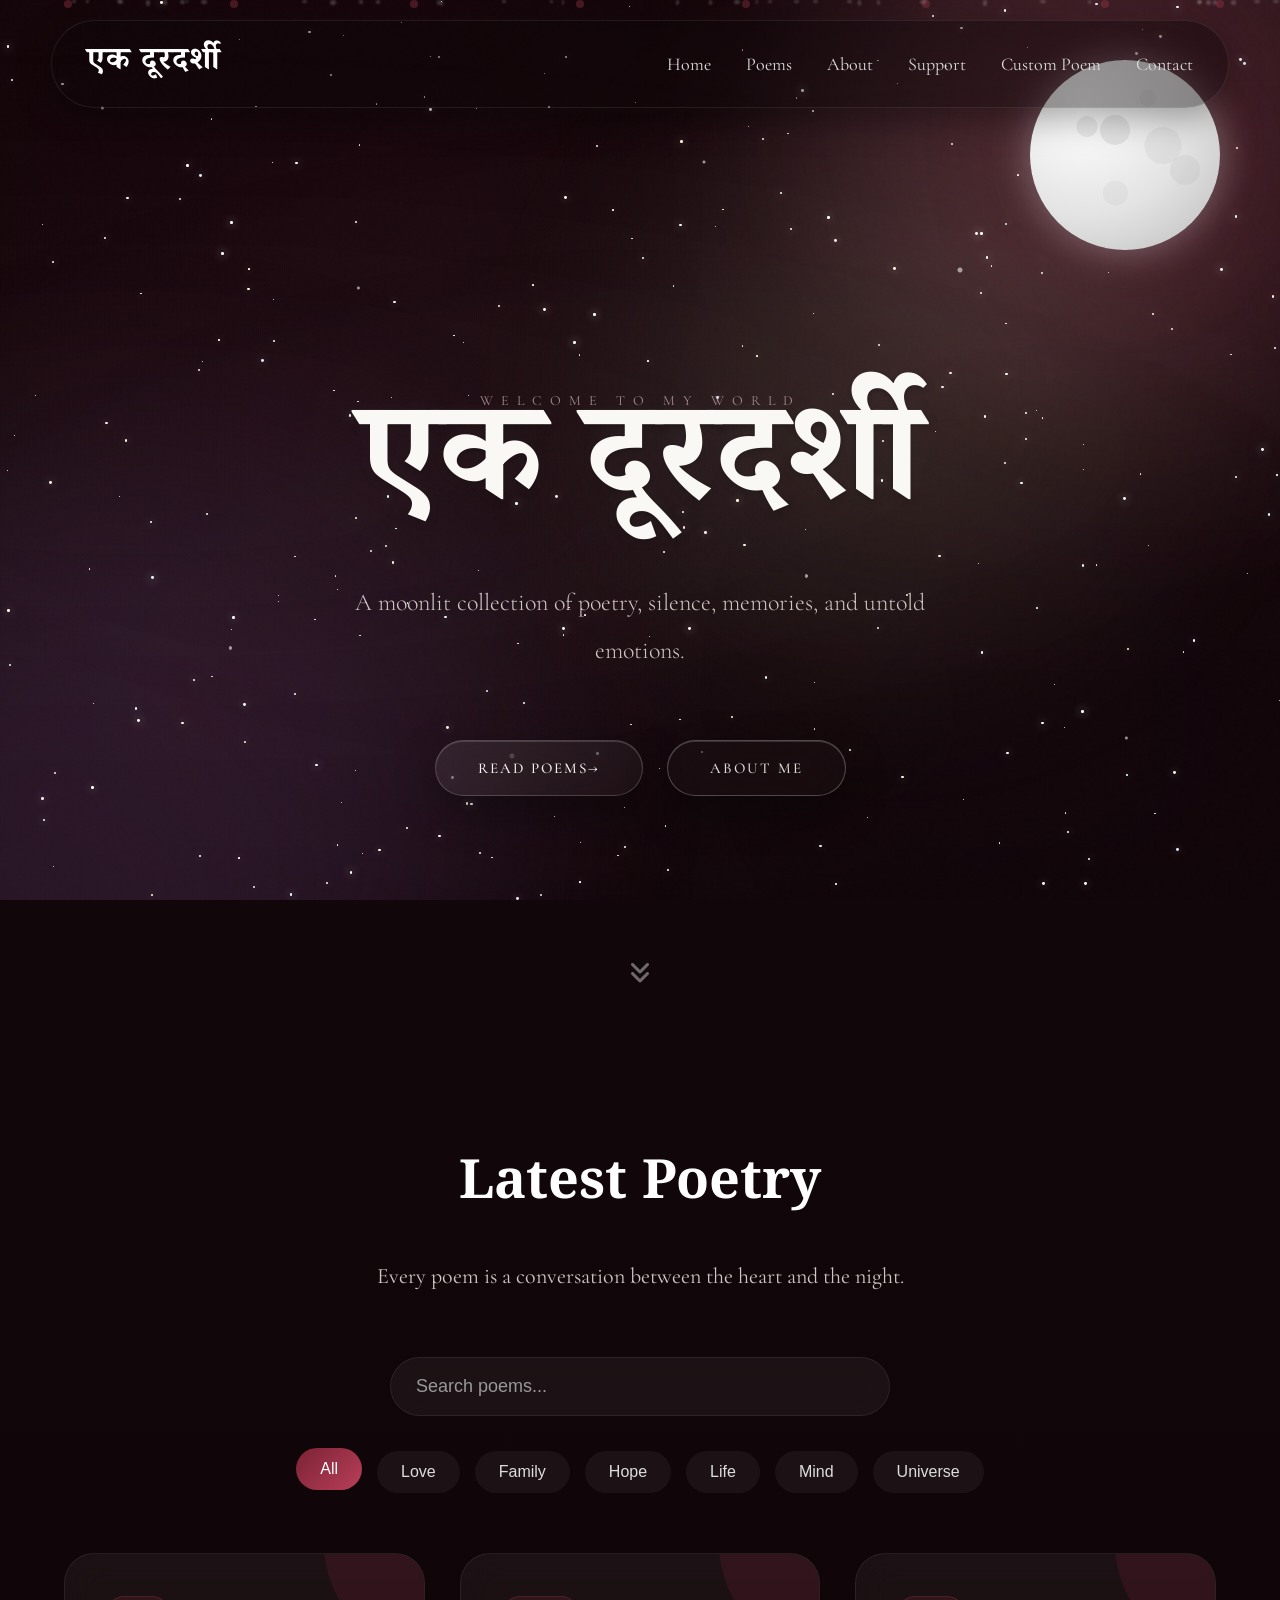
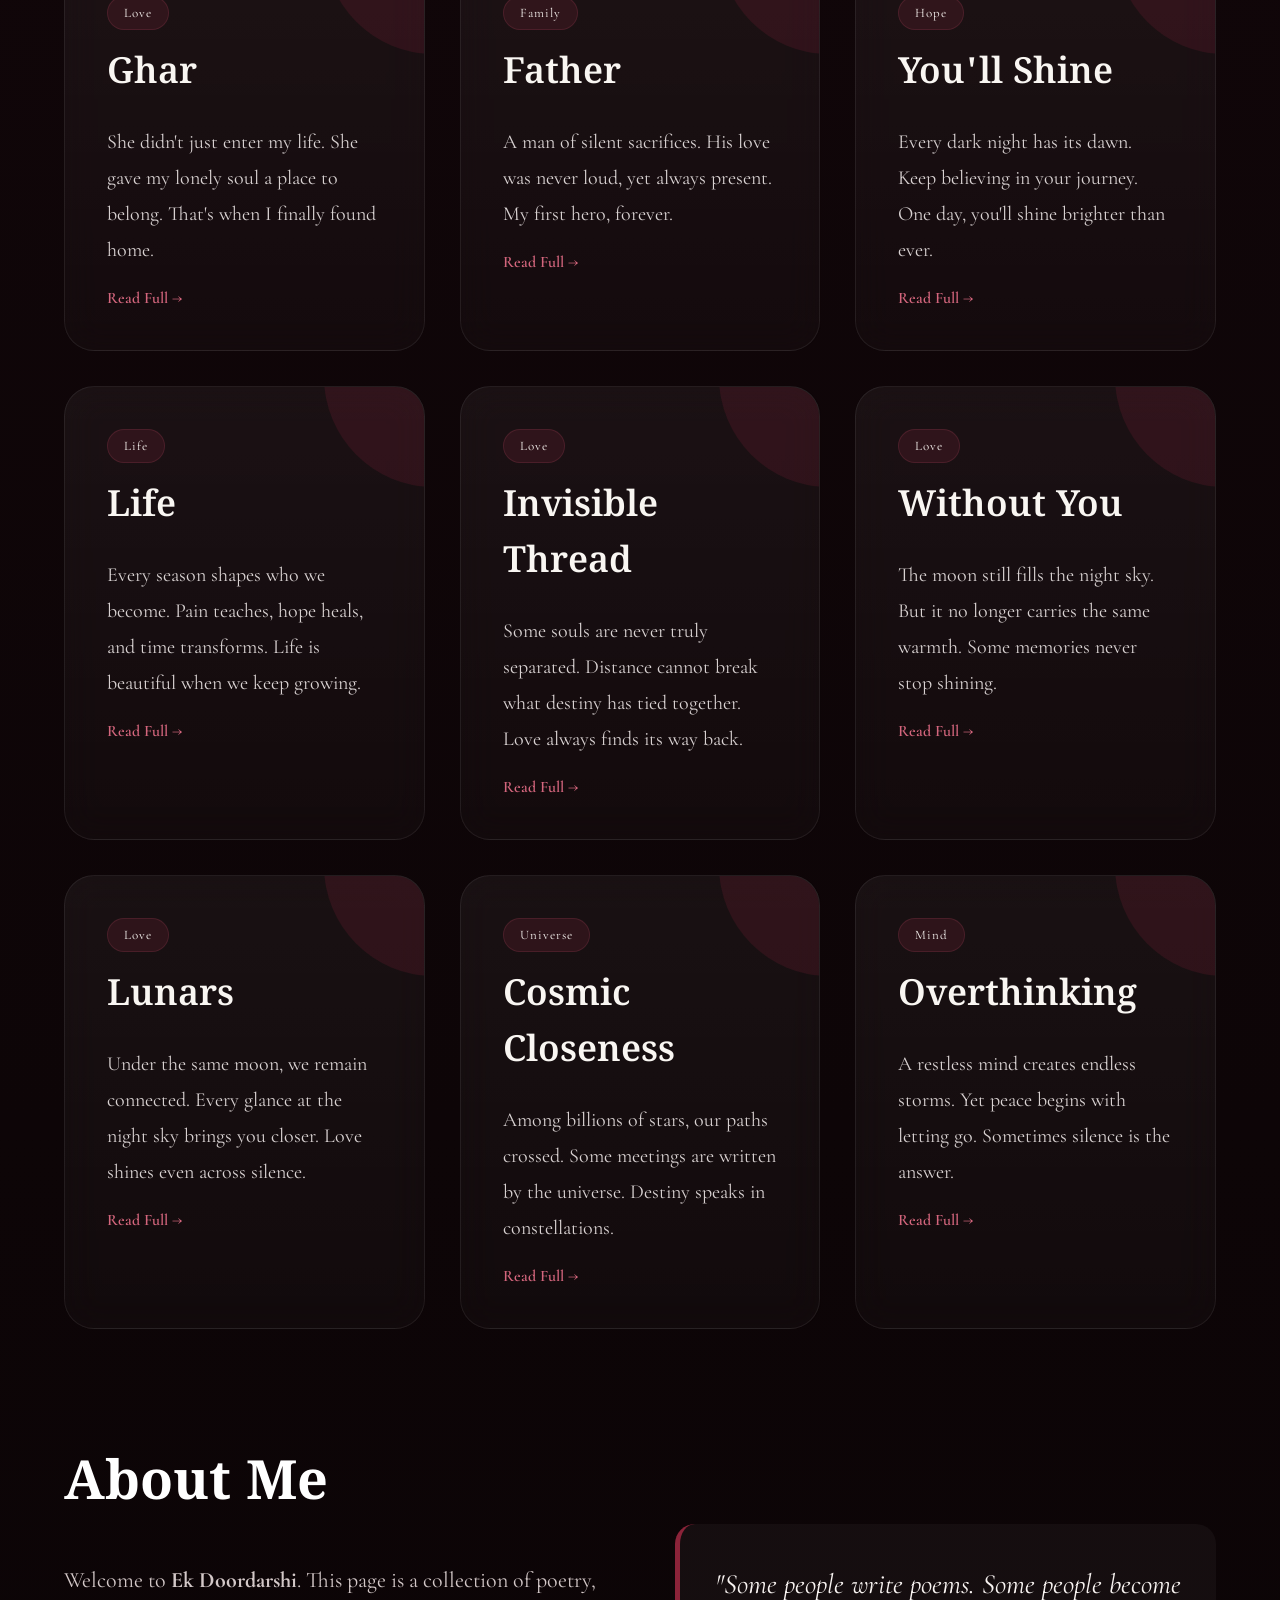
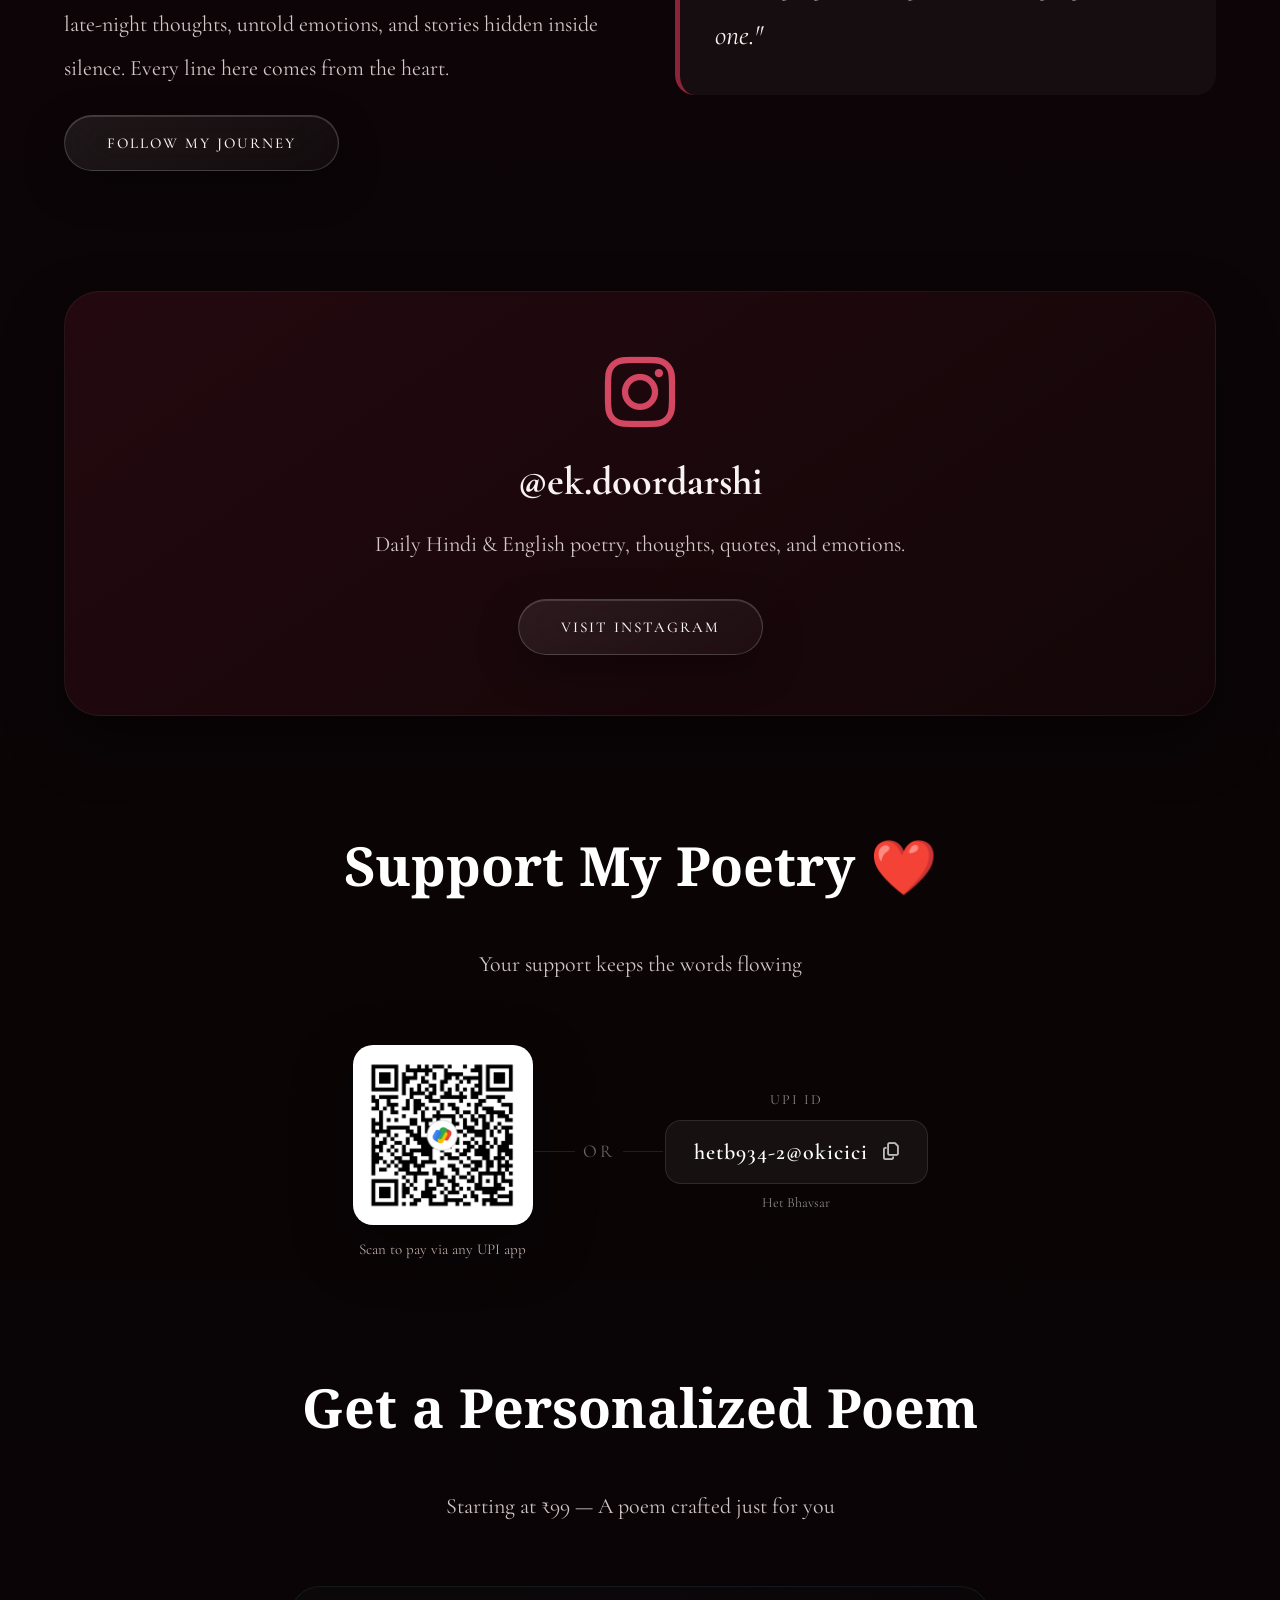
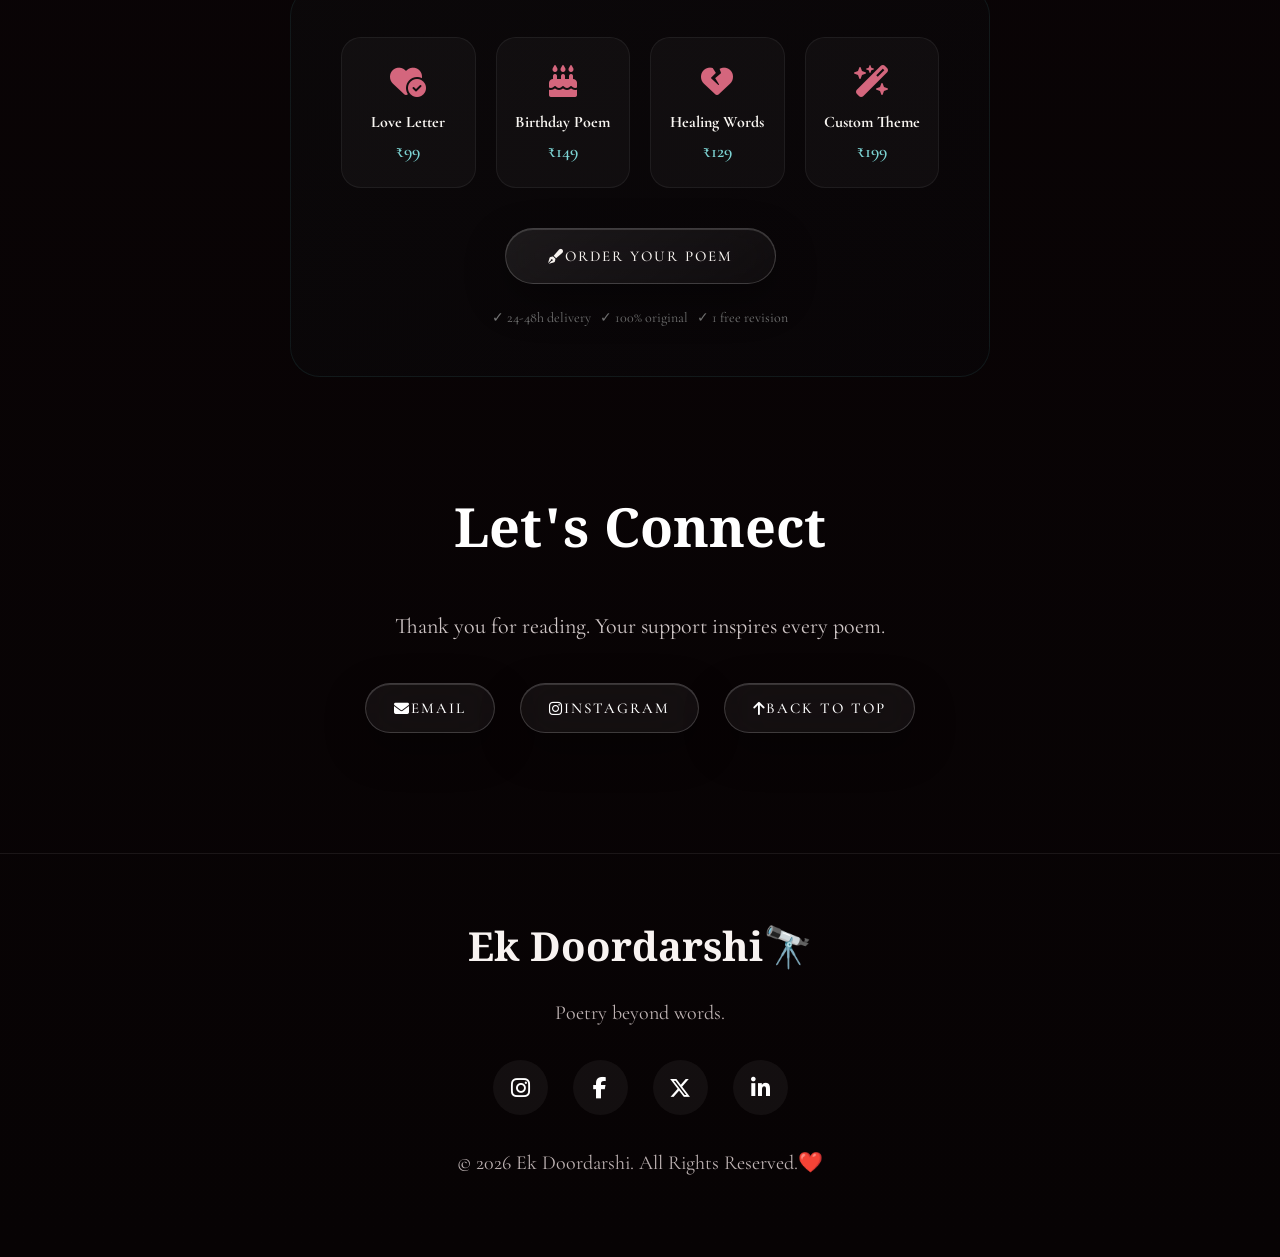
<file: index.html>
<!DOCTYPE html>
<html lang="en">

<head>

    <meta charset="UTF-8">
    <meta name="viewport" content="width=device-width, initial-scale=1.0">

    <!-- ============ SEO META TAGS ============ -->
    <title>Ek Doordarshi | Hindi & English Poetry, Shayari, Kavita</title>
    <meta name="description" content="Ek Doordarshi par padhiye dil se likhi gayi Hindi & English poetry, shayari aur kavitayein — pyaar, parivaar, ummeed aur zindagi ke jazbaat par. Apni khud ki personalized poem bhi order karein.">
    <meta name="keywords" content="hindi poetry, hindi shayari, love shayari, hindi kavita, ek doordarshi, poems in hindi, custom poem, personalized poem india, hindi poetry blog, sad shayari, hope poetry, family poetry hindi">
    <meta name="robots" content="index, follow">
    <meta name="author" content="Het Bhavsar">
    <meta name="language" content="Hindi, English">
    <meta name="revisit-after" content="7 days">
    <meta name="google-site-verification" content="udCMUDv_slcCGAUkWyq7vZ-licaG8-a7Lea-TR2-a2A" />
    <link rel="canonical" href="https://hetbhavsar.github.io/Ekdoordarshi/">

    <!-- ============ FAVICON ============ -->
    <link rel="icon" type="image/png" sizes="64x64" href="favicon.png">
    <link rel="icon" type="image/png" sizes="32x32" href="favicon-32.png">
    <link rel="shortcut icon" href="favicon.png">

    <!-- ============ OPEN GRAPH / FACEBOOK ============ -->
    <meta property="og:type" content="website">
    <meta property="og:title" content="Ek Doordarshi | Hindi & English Poetry">
    <meta property="og:description" content="Dil se likhi gayi Hindi & English poetry — pyaar, parivaar, ummeed aur zindagi ke jazbaat. Apni personalized poem order karein sirf ₹99 se.">
    <meta property="og:image" content="https://hetbhavsar.github.io/Ekdoordarshi/og-image.jpg">
    <meta property="og:url" content="https://hetbhavsar.github.io/Ekdoordarshi/">
    <meta property="og:site_name" content="Ek Doordarshi">
    <meta property="og:locale" content="hi_IN">

    <!-- ============ TWITTER CARD ============ -->
    <meta name="twitter:card" content="summary_large_image">
    <meta name="twitter:title" content="Ek Doordarshi | Hindi & English Poetry">
    <meta name="twitter:description" content="Dil se likhi gayi Hindi & English poetry — pyaar, parivaar, ummeed aur zindagi ke jazbaat.">
    <meta name="twitter:image" content="https://hetbhavsar.github.io/Ekdoordarshi/og-image.jpg">

    <meta name="theme-color" content="#0b0b1e">

    <link rel="preconnect" href="https://fonts.googleapis.com">
    <link rel="preconnect" href="https://fonts.gstatic.com" crossorigin>

    <link href="https://fonts.googleapis.com/css2?family=Cormorant+Garamond:wght@300;400;500;600;700&family=Noto+Serif+Devanagari:wght@400;500;700&display=swap" rel="stylesheet">

    <link rel="stylesheet" href="https://cdnjs.cloudflare.com/ajax/libs/font-awesome/6.6.0/css/all.min.css">

    <link rel="stylesheet" href="style.css?v=5">

    <link rel="stylesheet" href="atmosphere.css">

    <!-- ============ GOOGLE ADSENSE ============ -->
    <!-- Apna AdSense Publisher ID yaha daalna: ca-pub-XXXXXXXXXXXXXXXX -->
    <script async src="https://pagead2.googlesyndication.com/pagead/js/adsbygoogle.js?client=ca-pub-9940489981502069"
     crossorigin="anonymous"></script>

    <!-- ============ JSON-LD STRUCTURED DATA ============ -->
    <script type="application/ld+json">
    {
      "@context": "https://schema.org",
      "@type": "WebSite",
      "name": "Ek Doordarshi",
      "url": "https://hetbhavsar.github.io/Ekdoordarshi/",
      "description": "Hindi & English poetry, shayari aur kavitayein blog.",
      "inLanguage": ["hi", "en"],
      "author": {
        "@type": "Person",
        "name": "Het Bhavsar"
      }
    }
    </script>

</head>

<body>

    <div class="aurora">
        <span></span>
        <span></span>
        <span></span>
    </div>

    <div id="starfield"></div>

    <div id="shooting-stars"></div>

    <div id="progressBar"></div>

    <div class="sky">
        <div class="aurora"></div>
        <div class="stars"></div>
        <div class="shooting-stars"></div>
    </div>

    <div class="moon"></div>

    <div class="background-animation">
        <span></span>
        <span></span>
        <span></span>
        <span></span>
        <span></span>
        <span></span>
        <span></span>
        <span></span>
    </div>


    <nav>

        <div class="logo">
            एक दूरदर्शी
        </div>

        <ul>

            <li><a href="#home">Home</a></li>

            <li><a href="#poems">Poems</a></li>

            <li><a href="#about">About</a></li>

            <li><a href="#donate">Support</a></li>

            <li><a href="#custom-poem">Custom Poem</a></li>

            <li><a href="#contact">Contact</a></li>

        </ul>

    </nav>

    <header id="home">

        <div class="hero-content">

            <small class="hero-small">
                WELCOME TO MY WORLD
            </small>

            <h1>
                एक दूरदर्शी
            </h1>

            <p class="hero-text">

                A moonlit collection of poetry,
                silence, memories,
                and untold emotions.

            </p>

            <div class="hero-buttons">

                <a href="#poems" class="btn">
                    Read Poems
                    <span>→</span>
                </a>

                <a href="#about" class="btn secondary">
                    About Me
                </a>

            </div>

            <div class="scroll-down">
                <i class="fa-solid fa-angles-down"></i>
            </div>

        </div>

    </header>

    <section id="poems">

        <h2>Latest Poetry</h2>

        <p class="subtitle">

            Every poem is a conversation between the heart and the night.

        </p>

        <div class="search-box">

            <input type="text" id="searchInput" placeholder="Search poems...">

        </div>

        <div class="categories">

            <button class="active">All</button>

            <button>Love</button>

            <button>Family</button>

            <button>Hope</button>

            <button>Life</button>

            <button>Mind</button>

            <button>Universe</button>

        </div>

        <div class="cards">

            <!-- Ghar -->
            <div class="card">
                <span class="tag">Love</span>
                <h3>Ghar</h3>
                <p>
                    She didn't just enter my life.
                    She gave my lonely soul a place to belong.
                    That's when I finally found home.
                </p>
                <a href="poem.html">Read Full →</a>
            </div>

            <!-- Father -->
            <div class="card">
                <span class="tag">Family</span>
                <h3>Father</h3>
                <p>
                    A man of silent sacrifices.
                    His love was never loud, yet always present.
                    My first hero, forever.
                </p>
                <a href="father.html">Read Full →</a>
            </div>

            <!-- You'll Shine -->
            <div class="card">
                <span class="tag">Hope</span>
                <h3>You'll Shine</h3>
                <p>
                    Every dark night has its dawn.
                    Keep believing in your journey.
                    One day, you'll shine brighter than ever.
                </p>
                <a href="shine.html">Read Full →</a>
            </div>

            <!-- Life -->
            <div class="card">
                <span class="tag">Life</span>
                <h3>Life</h3>
                <p>
                    Every season shapes who we become.
                    Pain teaches, hope heals, and time transforms.
                    Life is beautiful when we keep growing.
                </p>
                <a href="life.html">Read Full →</a>
            </div>

            <!-- Invisible Thread -->
            <div class="card">
                <span class="tag">Love</span>
                <h3>Invisible Thread</h3>
                <p>
                    Some souls are never truly separated.
                    Distance cannot break what destiny has tied together.
                    Love always finds its way back.
                </p>
                <a href="invisible.html">Read Full →</a>
            </div>

            <!-- Without You -->
            <div class="card">
                <span class="tag">Love</span>
                <h3>Without You</h3>
                <p>
                    The moon still fills the night sky.
                    But it no longer carries the same warmth.
                    Some memories never stop shining.
                </p>
                <a href="withoutyou.html">Read Full →</a>
            </div>

            <!-- Lunars -->
            <div class="card">
                <span class="tag">Love</span>
                <h3>Lunars</h3>
                <p>
                    Under the same moon, we remain connected.
                    Every glance at the night sky brings you closer.
                    Love shines even across silence.
                </p>
                <a href="lunars.html">Read Full →</a>
            </div>

            <!-- Cosmic Closeness -->
            <div class="card">
                <span class="tag">Universe</span>
                <h3>Cosmic Closeness</h3>
                <p>
                    Among billions of stars, our paths crossed.
                    Some meetings are written by the universe.
                    Destiny speaks in constellations.
                </p>
                <a href="cosmic.html">Read Full →</a>
            </div>

            <!-- Overthinking -->
            <div class="card">
                <span class="tag">Mind</span>
                <h3>Overthinking</h3>
                <p>
                    A restless mind creates endless storms.
                    Yet peace begins with letting go.
                    Sometimes silence is the answer.
                </p>
                <a href="overthink.html">Read Full →</a>
            </div>

        </div>

    </section>

    <section id="about" class="hidden">

        <div class="about-content">

            <h2>About Me</h2>

            <p>

                Welcome to <strong>Ek Doordarshi</strong>.

                This page is a collection of poetry,
                late-night thoughts,
                untold emotions,
                and stories hidden inside silence.

                Every line here comes from the heart.

            </p>

            <a href="#instagram" class="btn">
                Follow My Journey
            </a>

        </div>

        <div class="about-quote">

            "Some people write poems.
            Some people become one."

        </div>

    </section>

    <section id="instagram" class="hidden">

        <div class="instagram-box">

            <i class="fab fa-instagram"></i>

            <h3>@ek.doordarshi</h3>

            <p>

                Daily Hindi & English poetry,
                thoughts,
                quotes,
                and emotions.

            </p>

            <a href="https://instagram.com/ek.doordarshi" target="_blank" class="btn">

                Visit Instagram

            </a>

        </div>

    </section>

    <!-- ==========================================
         🎁 DONATE SECTION — NEW!
         ========================================== -->
    <section id="donate" class="hidden">

        <h2>Support My Poetry ❤️</h2>

        <p class="subtitle">Your support keeps the words flowing</p>

        <div class="donate-box">

            <!-- QR Code -->
            <div class="qr-section">
                <div class="qr-frame">
                    <img src="upi.png" alt="UPI QR Code - Het Bhavsar">
                </div>
                <p class="qr-text">Scan to pay via any UPI app</p>
            </div>

            <div class="donate-or">OR</div>

            <!-- UPI ID -->
            <div class="upi-section">
                <p class="upi-label">UPI ID</p>
                <div class="upi-id-box" onclick="copyUPI()">
                    <span id="upiId">hetb934-2@okicici</span>
                    <i class="fa-regular fa-copy" id="copyIcon"></i>
                </div>
                <p class="upi-name">Het Bhavsar</p>
            </div>

        </div>

    </section>

    <!-- ==========================================
         ✍️ CUSTOM POEM — NEW!
         ========================================== -->
    <section id="custom-poem" class="hidden">

        <h2>Get a Personalized Poem</h2>

        <p class="subtitle">Starting at ₹99 — A poem crafted just for you</p>

        <div class="custom-poem-box">

            <div class="poem-types">
                <div class="poem-type">
                    <span><i class="fa-solid fa-heart-circle-check"></i></span>
                    <h4>Love Letter</h4>
                    <p>₹99</p>
                </div>
                <div class="poem-type">
                    <span><i class="fa-solid fa-cake-candles"></i></span>
                    <h4>Birthday Poem</h4>
                    <p>₹149</p>
                </div>
                <div class="poem-type">
                    <span><i class="fa-solid fa-heart-crack"></i></span>
                    <h4>Healing Words</h4>
                    <p>₹129</p>
                </div>
                <div class="poem-type">
                    <span><i class="fa-solid fa-wand-magic-sparkles"></i></span>
                    <h4>Custom Theme</h4>
                    <p>₹199</p>
                </div>
            </div>

            <a href="https://docs.google.com/forms/d/e/1FAIpQLSdePaxWQMRrYejSgUGhs-bP55lgu1JCKyecu0AYn9-LxW0R5w/viewform"
               target="_blank"
               rel="noopener noreferrer"
               class="btn">
                <i class="fa-solid fa-pen-fancy"></i>
                Order Your Poem
            </a>

            <p class="delivery-note">✓ 24-48h delivery &nbsp; ✓ 100% original &nbsp; ✓ 1 free revision</p>

        </div>

    </section>

    <!-- ============ INLINE AD SLOT (example placement) ============ -->
    <div class="ad-slot" style="text-align:center; margin: 8px auto;">
        <ins class="adsbygoogle"
             style="display:block"
             data-ad-client="ca-pub-9940489981502069"
             data-ad-slot="XXXXXXXXXX"
             data-ad-format="auto"
             data-full-width-responsive="true"></ins>
        <script>
             (adsbygoogle = window.adsbygoogle || []).push({});
        </script>
    </div>

    <section id="contact" class="hidden">

        <h2>Let's Connect</h2>

        <p>

            Thank you for reading.

            Your support inspires every poem.

        </p>

        <div class="contact-links">

            <a href="mailto:ekdoordarshi@gmail.com" class="btn">

                <i class="fa-solid fa-envelope"></i>

                Email

            </a>

            <a href="https://instagram.com/ek.doordarshi" target="_blank" class="btn">

                <i class="fab fa-instagram"></i>

                Instagram

            </a>

            <a href="#home" class="btn">

                <i class="fa-solid fa-arrow-up"></i>

                Back to Top

            </a>

        </div>

    </section>

    <footer>

        <h2>Ek Doordarshi🔭</h2>

        <p>

            Poetry beyond words.

        </p>

        <div class="socials">

            <a href="https://instagram.com/ek.doordarshi" target="_blank">
                <i class="fab fa-instagram"></i>
            </a>

            <a href="#">
                <i class="fab fa-facebook-f"></i>
            </a>

            <a href="#">
                <i class="fab fa-x-twitter"></i>
            </a>

            <a href="#">
                <i class="fab fa-linkedin-in"></i>
            </a>

        </div>

        <p>

            © <span id="year"></span> Ek Doordarshi.
            All Rights Reserved.❤️

        </p>

    </footer>

    <!-- Toast -->
    <div id="toast" class="toast">
        <i class="fa-solid fa-check-circle"></i>
        <span id="toast-message">Copied!</span>
    </div>

    <script src="script.js"></script>

    <script src="atmosphere.js"></script>


</body>

</html>
</file>
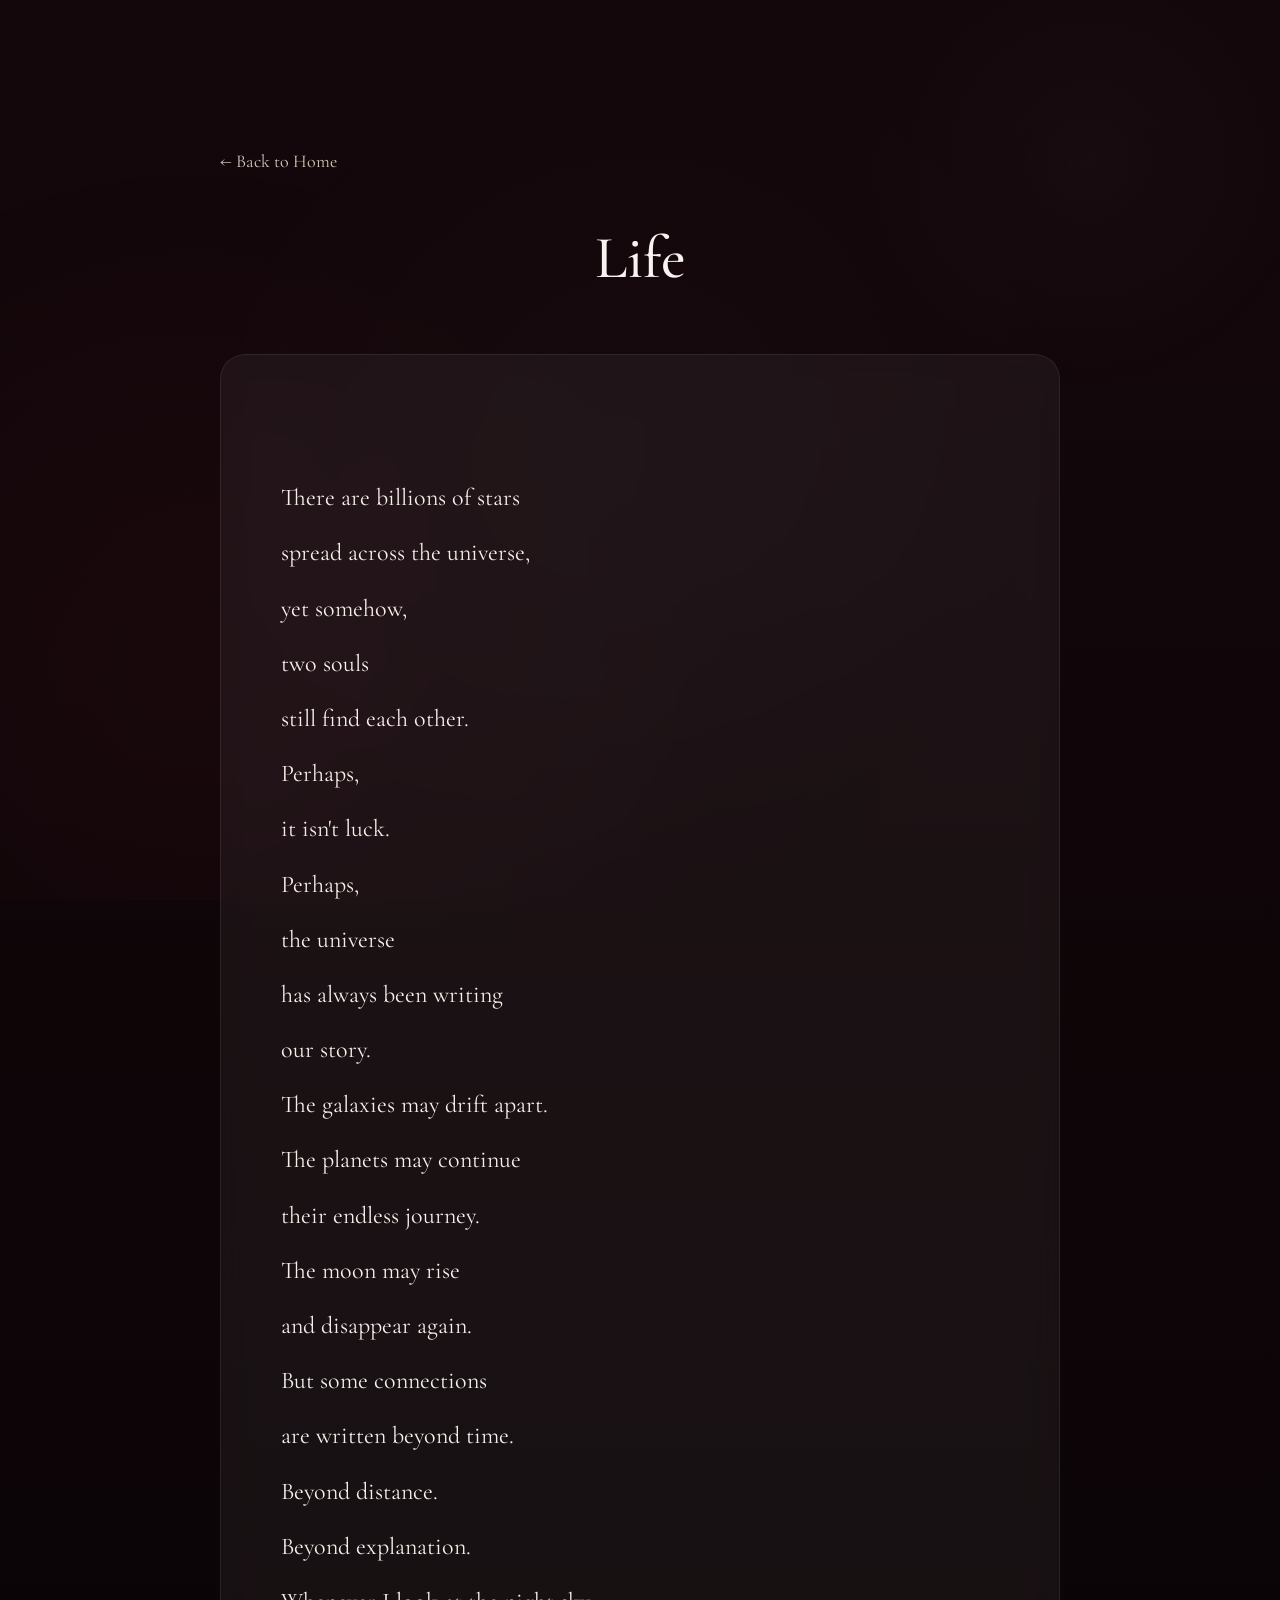
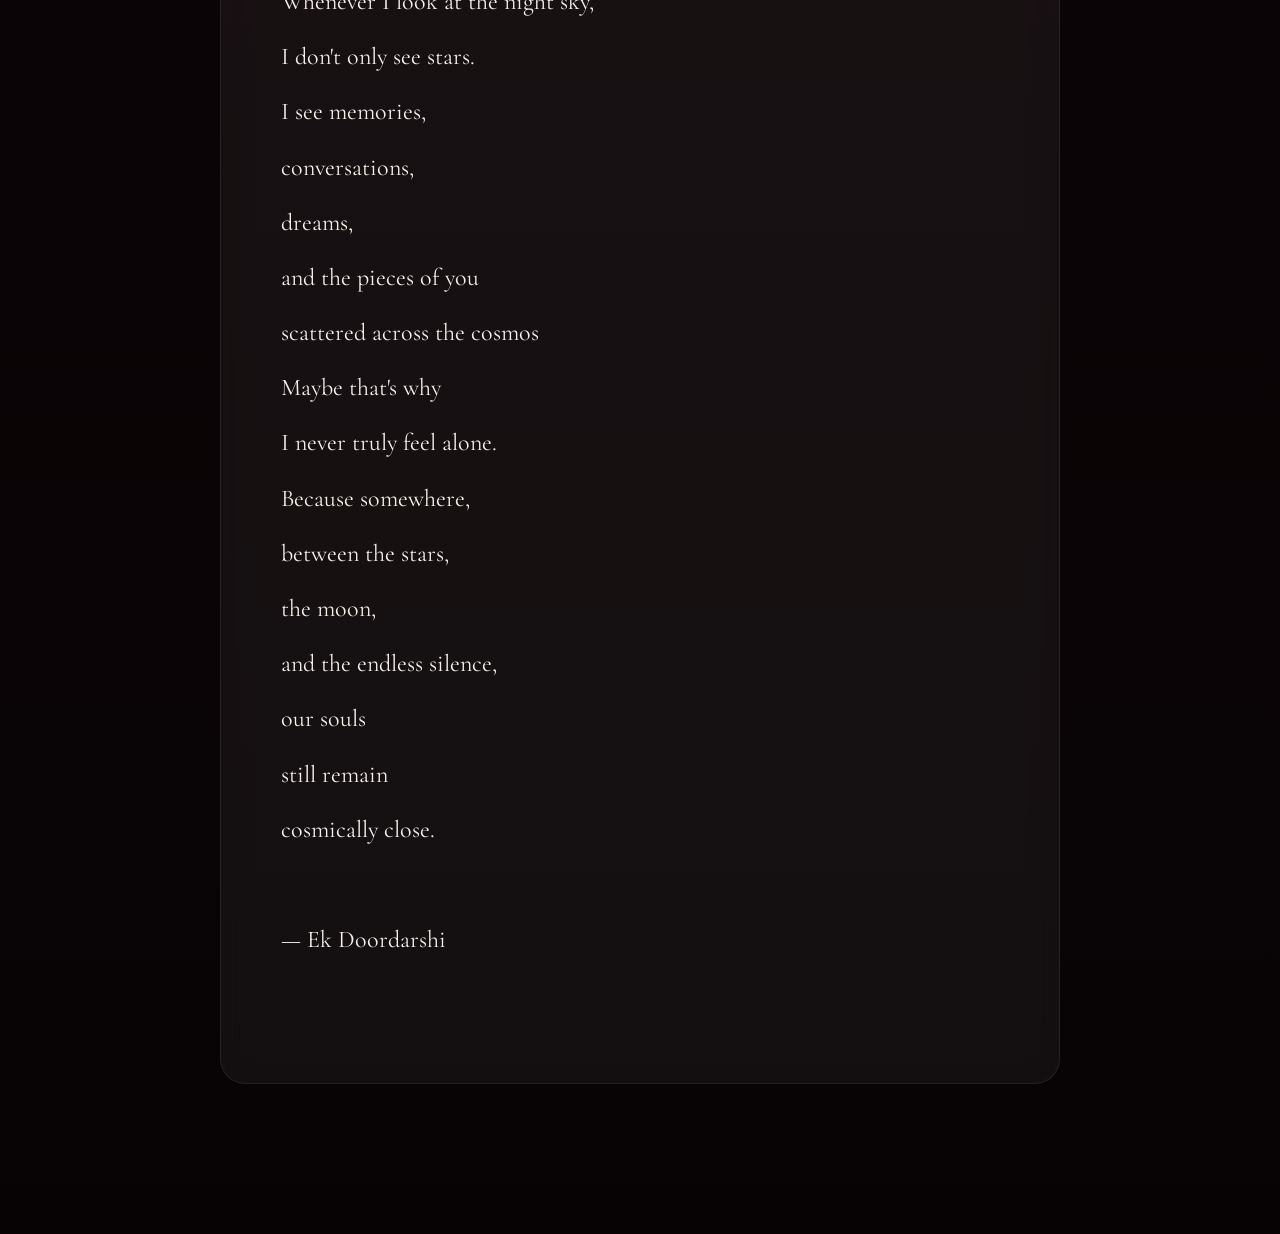
<file: cosmic.html>
<!DOCTYPE html>
<html lang="en">

<head>

<meta charset="UTF-8">

<meta name="viewport" content="width=device-width, initial-scale=1.0">

<title>Poem | Ek Doordarshi</title>

<link rel="preconnect" href="https://fonts.googleapis.com">

<link rel="preconnect" href="https://fonts.gstatic.com" crossorigin>

<link href="https://fonts.googleapis.com/css2?family=Cormorant+Garamond:wght@300;400;500;600&display=swap" rel="stylesheet">

<link rel="stylesheet" href="style.css">

</head>

<body>

<div class="poetry-page">

<a href="index.html" class="back-btn">← Back to Home</a>

<h1>Life</h1>

<div class="poem-content">

<p>
There are billions of stars
spread across the universe,
yet somehow,
two souls
still find each other.
Perhaps,
it isn't luck.
Perhaps,
the universe
has always been writing
our story.
The galaxies may drift apart.
The planets may continue
their endless journey.
The moon may rise
and disappear again.
But some connections
are written beyond time.
Beyond distance.
Beyond explanation.
Whenever I look at the night sky,
I don't only see stars.
I see memories,
conversations,
dreams,
and the pieces of you
scattered across the cosmos
Maybe that's why
I never truly feel alone.
Because somewhere,
between the stars,
the moon,
and the endless silence,
our souls
still remain
cosmically close.

— Ek Doordarshi

</p>

</div>

</div>

</body>

</html>
</file>
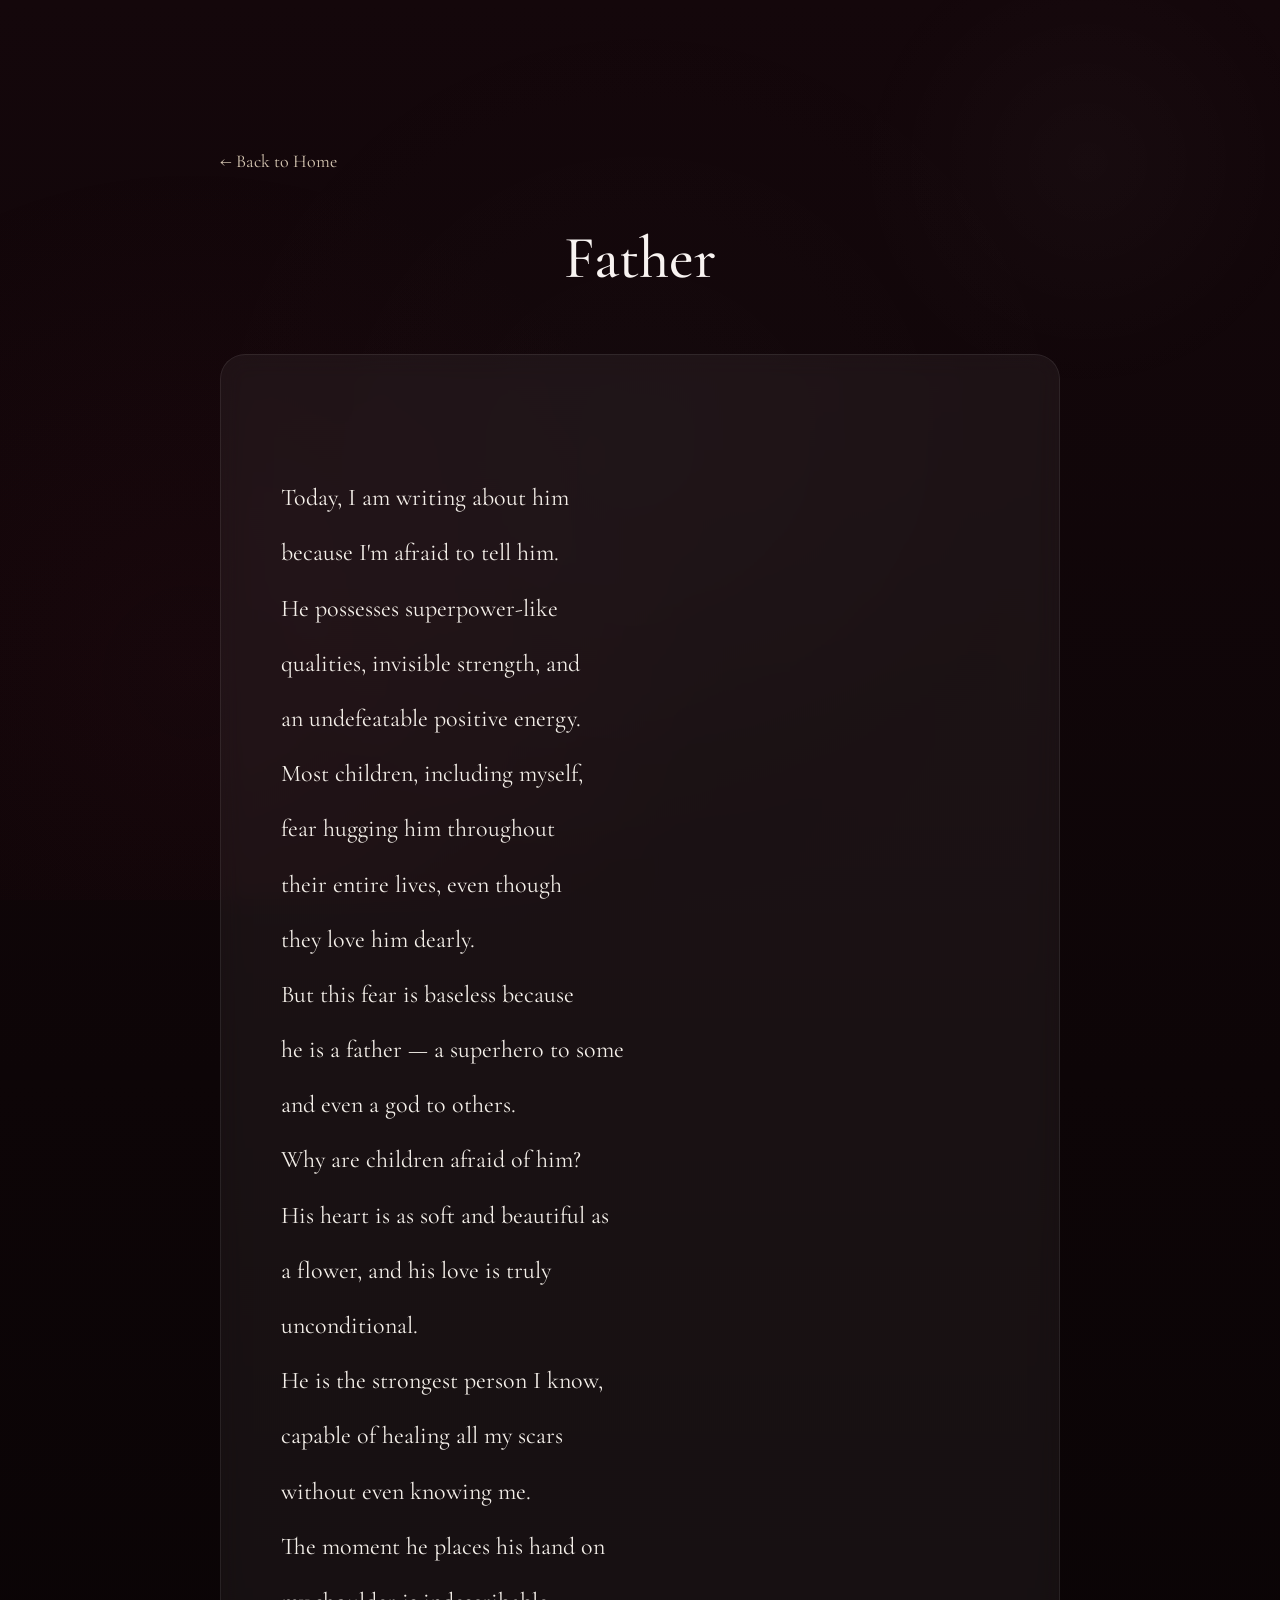
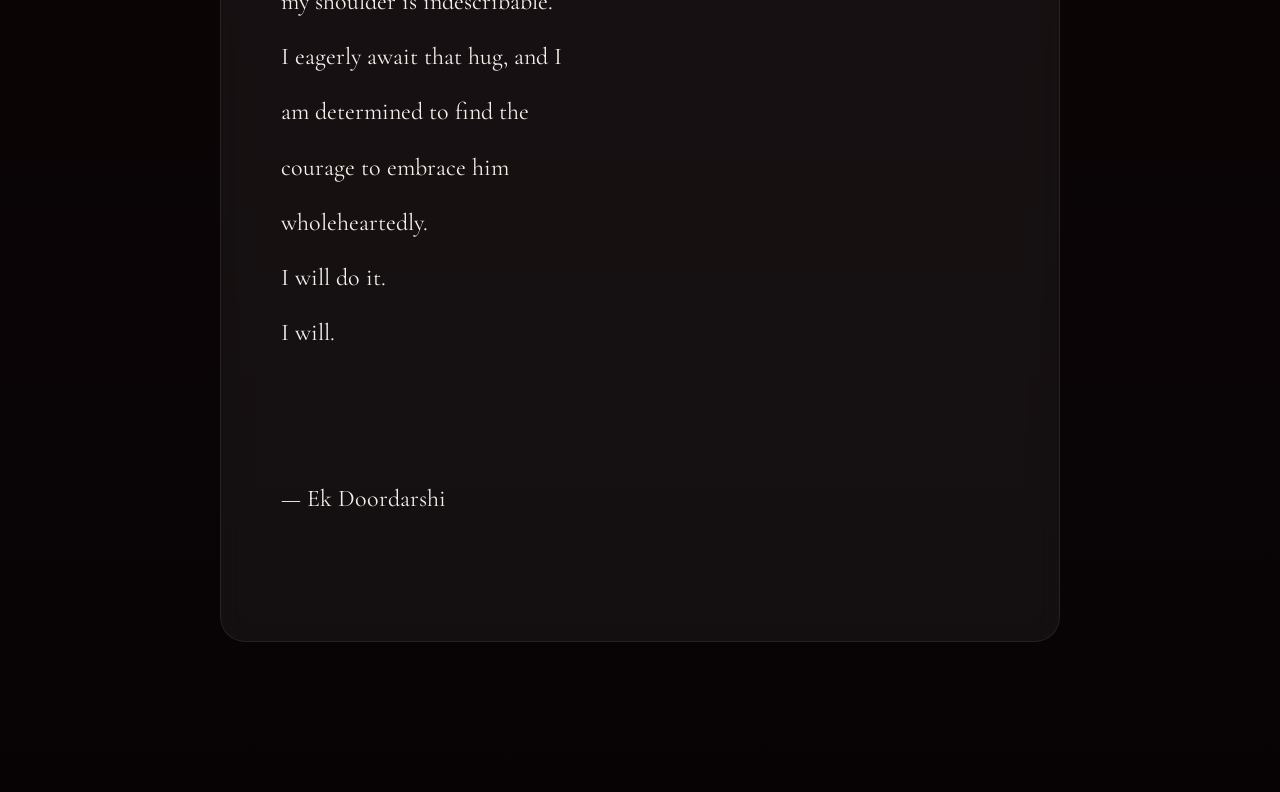
<file: father.html>
<!DOCTYPE html>
<html lang="en">

<head>

<meta charset="UTF-8">

<meta name="viewport" content="width=device-width, initial-scale=1.0">

<title>Poem | Ek Doordarshi</title>

<link rel="preconnect" href="https://fonts.googleapis.com">

<link rel="preconnect" href="https://fonts.gstatic.com" crossorigin>

<link href="https://fonts.googleapis.com/css2?family=Cormorant+Garamond:wght@300;400;500;600&display=swap" rel="stylesheet">

<link rel="stylesheet" href="style.css">

</head>

<body>

<div class="poetry-page">

<a href="index.html" class="back-btn">← Back to Home</a>

<h1>Father</h1>

<div class="poem-content">

<p>
Today, I am writing about him
because I'm afraid to tell him.
He possesses superpower-like
qualities, invisible strength, and
an undefeatable positive energy.
Most children, including myself,
fear hugging him throughout
their entire lives, even though
they love him dearly.
But this fear is baseless because
he is a father — a superhero to some
and even a god to others.
Why are children afraid of him?
His heart is as soft and beautiful as
a flower, and his love is truly
unconditional.
He is the strongest person I know,
capable of healing all my scars
without even knowing me.
The moment he places his hand on
my shoulder is indescribable.
I eagerly await that hug, and I
am determined to find the
courage to embrace him
wholeheartedly.
I will do it.
I will.


— Ek Doordarshi

</p>

</div>

</div>

</body>

</html>
</file>
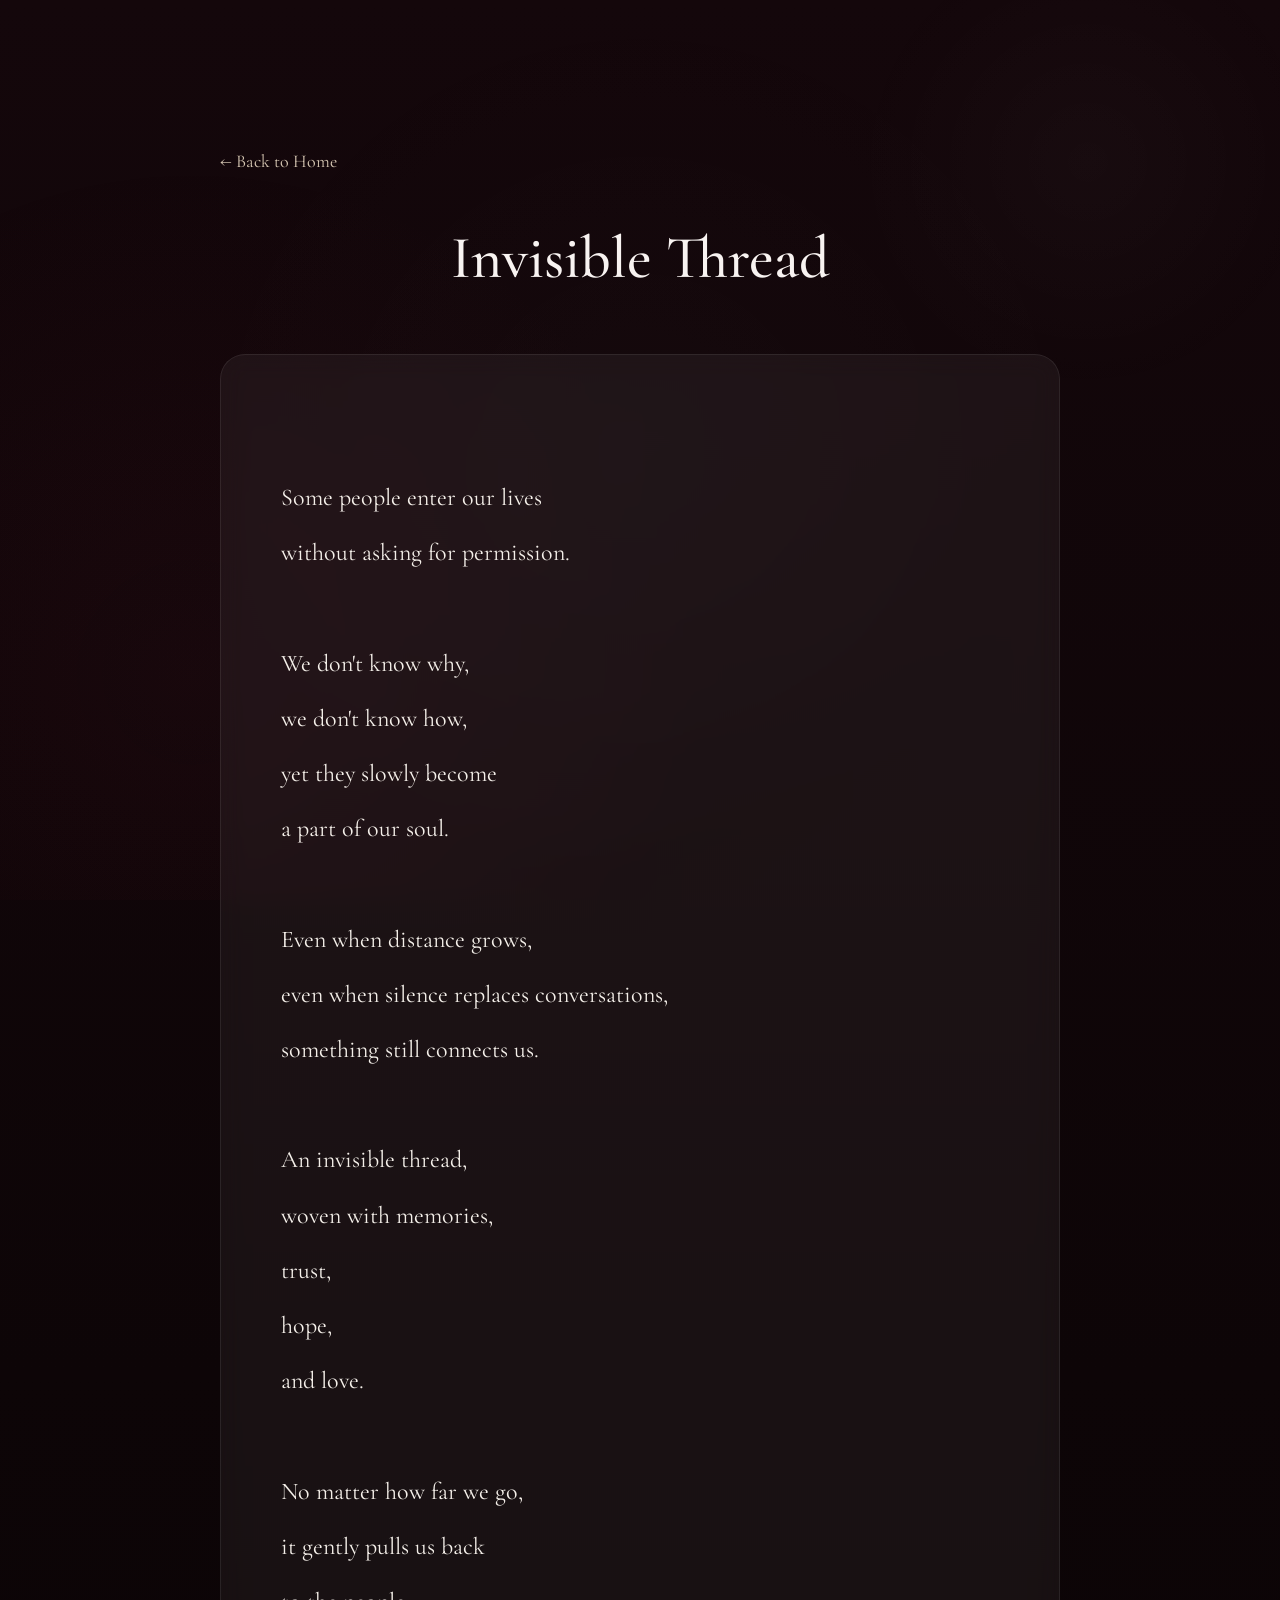
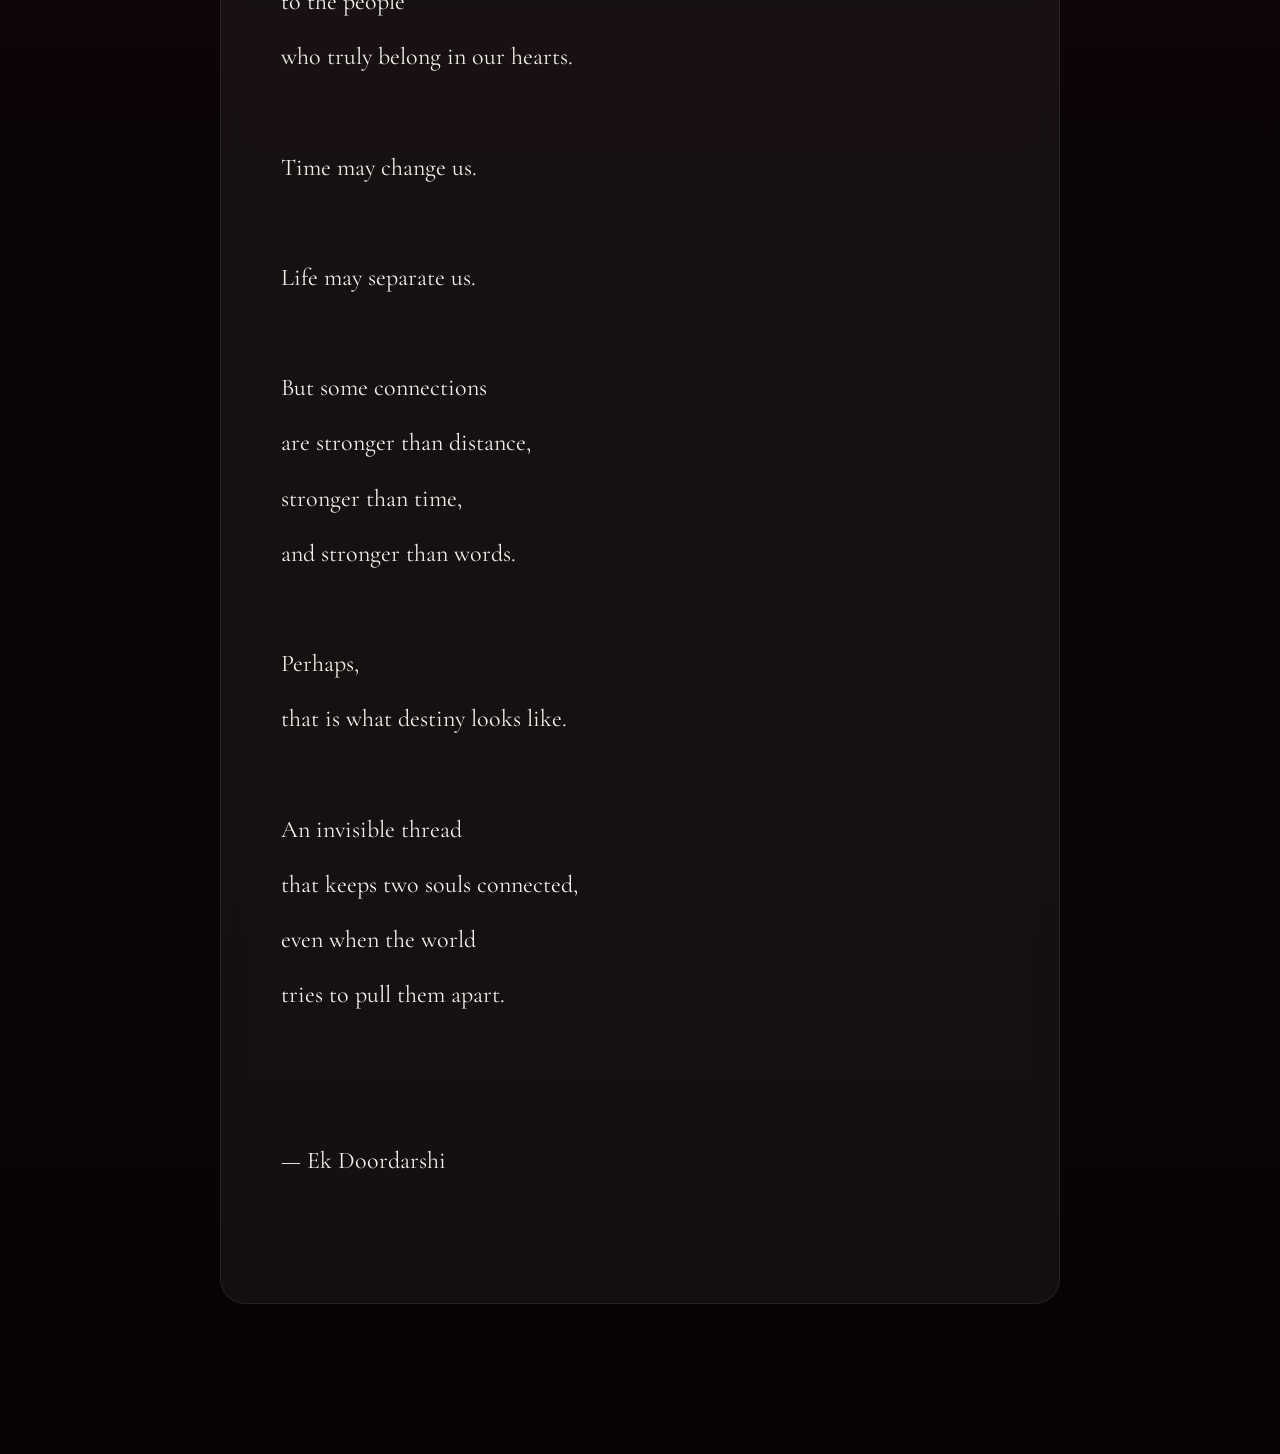
<file: Invisible.html>
<!DOCTYPE html>
<html lang="en">

<head>

<meta charset="UTF-8">

<meta name="viewport" content="width=device-width, initial-scale=1.0">

<title>Poem | Ek Doordarshi</title>

<link rel="preconnect" href="https://fonts.googleapis.com">

<link rel="preconnect" href="https://fonts.gstatic.com" crossorigin>

<link href="https://fonts.googleapis.com/css2?family=Cormorant+Garamond:wght@300;400;500;600&display=swap" rel="stylesheet">

<link rel="stylesheet" href="style.css">

</head>

<body>

<div class="poetry-page">

<a href="index.html" class="back-btn">← Back to Home</a>

<h1>Invisible Thread</h1>

<div class="poem-content">

<p>
Some people enter our lives
without asking for permission.

We don't know why,
we don't know how,
yet they slowly become
a part of our soul.

Even when distance grows,
even when silence replaces conversations,
something still connects us.

An invisible thread,
woven with memories,
trust,
hope,
and love.

No matter how far we go,
it gently pulls us back
to the people
who truly belong in our hearts.

Time may change us.

Life may separate us.

But some connections
are stronger than distance,
stronger than time,
and stronger than words.

Perhaps,
that is what destiny looks like.

An invisible thread
that keeps two souls connected,
even when the world
tries to pull them apart.


— Ek Doordarshi

</p>

</div>

</div>

</body>

</html>
</file>
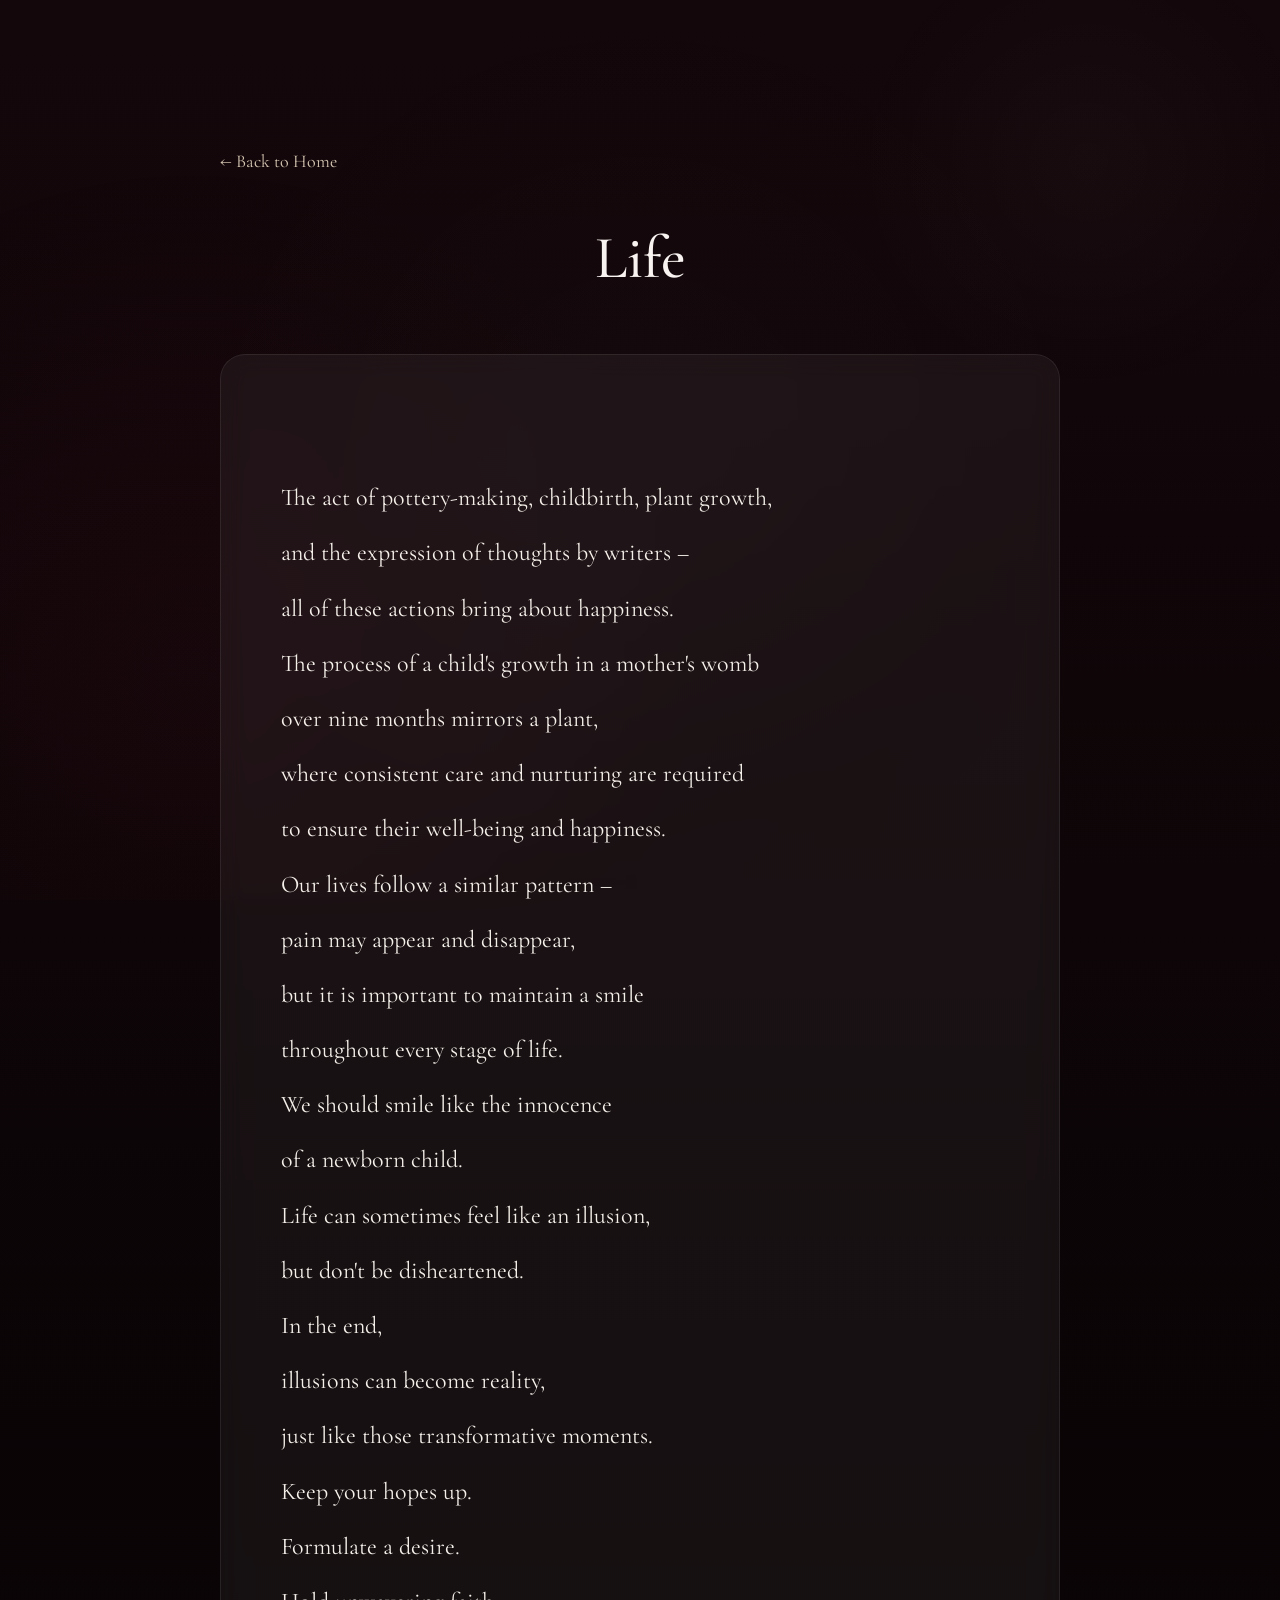
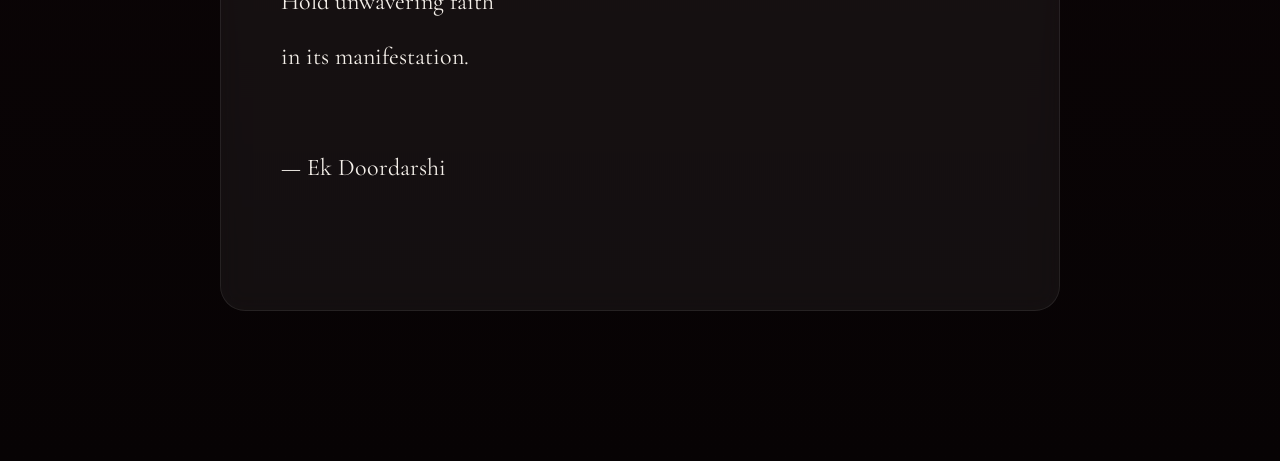
<file: life.html>
<!DOCTYPE html>
<html lang="en">

<head>

<meta charset="UTF-8">

<meta name="viewport" content="width=device-width, initial-scale=1.0">

<title>Poem | Ek Doordarshi</title>

<link rel="preconnect" href="https://fonts.googleapis.com">

<link rel="preconnect" href="https://fonts.gstatic.com" crossorigin>

<link href="https://fonts.googleapis.com/css2?family=Cormorant+Garamond:wght@300;400;500;600&display=swap" rel="stylesheet">

<link rel="stylesheet" href="style.css">

</head>

<body>

<div class="poetry-page">

<a href="index.html" class="back-btn">← Back to Home</a>

<h1>Life</h1>

<div class="poem-content">

<p>
The act of pottery-making, childbirth, plant growth,
and the expression of thoughts by writers –
all of these actions bring about happiness.
The process of a child's growth in a mother's womb
over nine months mirrors a plant,
where consistent care and nurturing are required
to ensure their well-being and happiness.
Our lives follow a similar pattern –
pain may appear and disappear,
but it is important to maintain a smile
throughout every stage of life.
We should smile like the innocence
of a newborn child.
Life can sometimes feel like an illusion,
but don't be disheartened.
In the end,
illusions can become reality,
just like those transformative moments.
Keep your hopes up.
Formulate a desire.
Hold unwavering faith
in its manifestation.

— Ek Doordarshi

</p>

</div>

</div>

</body>

</html>
</file>
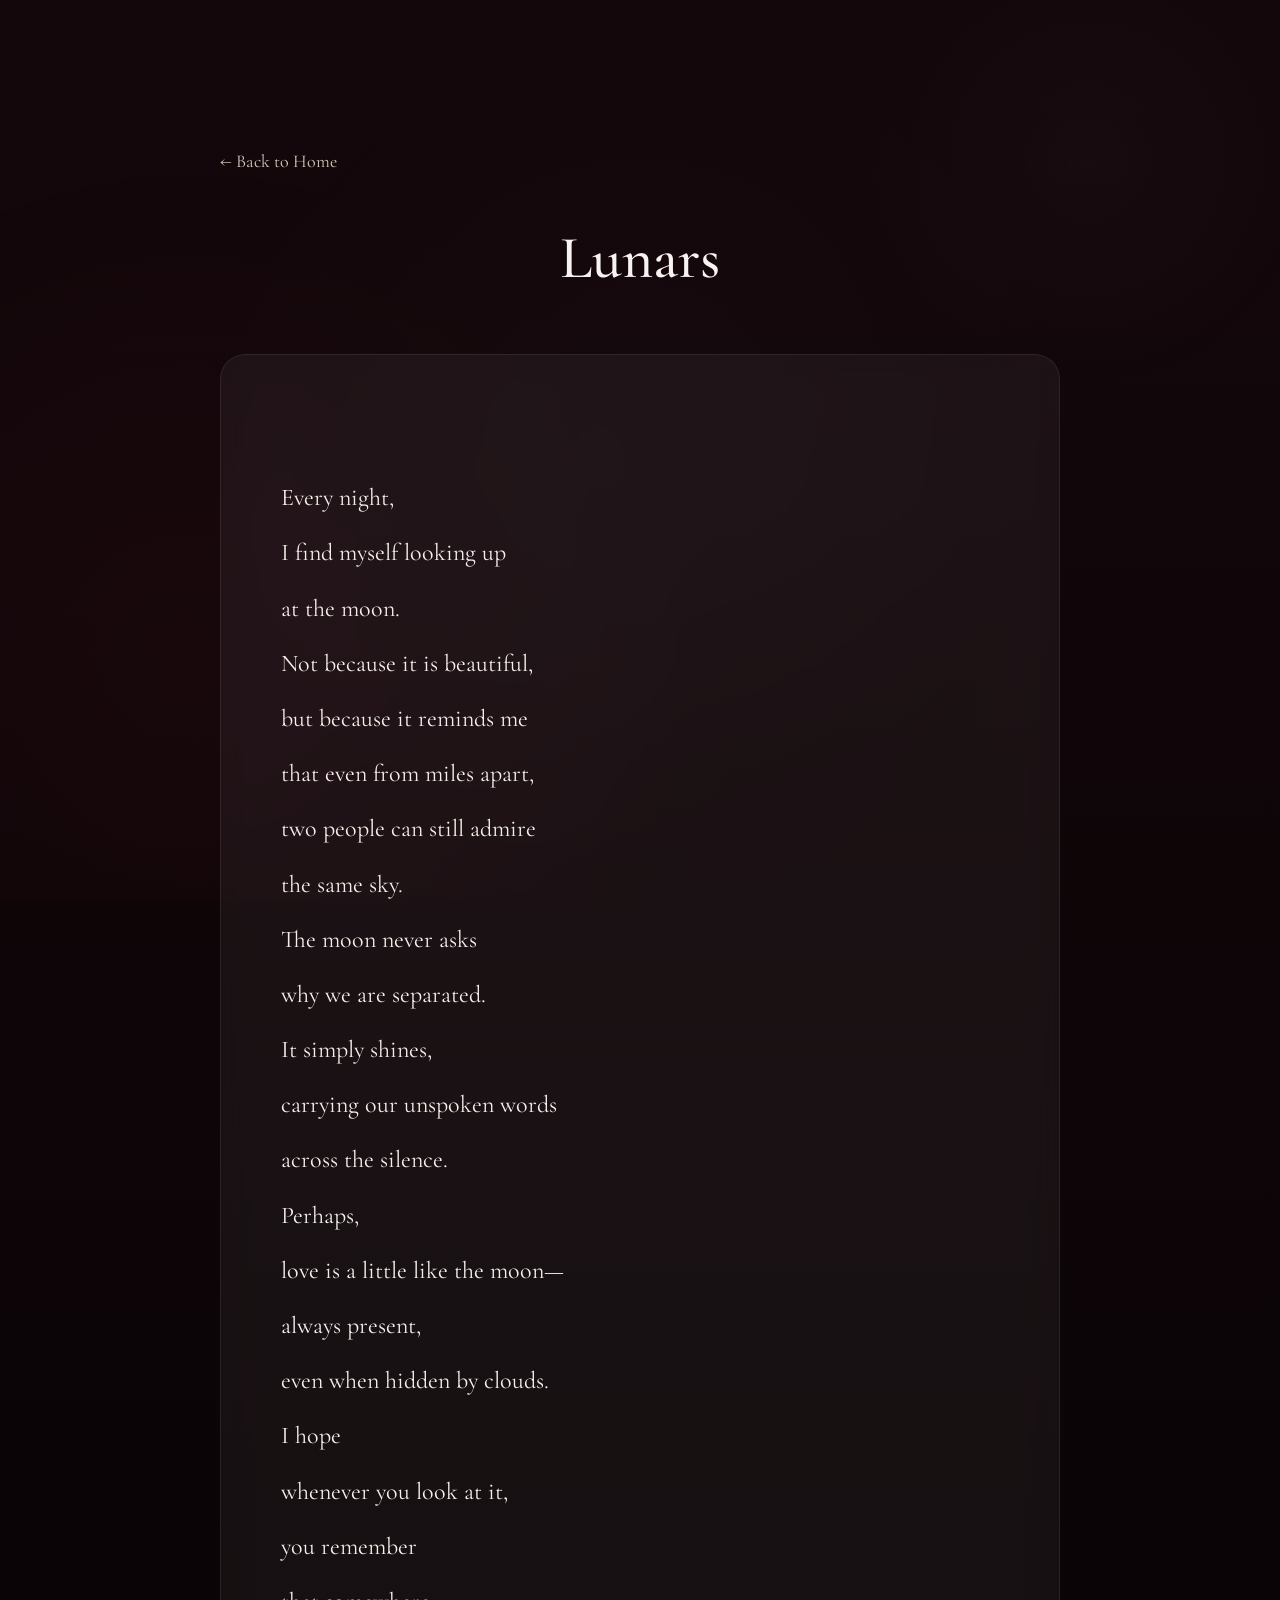
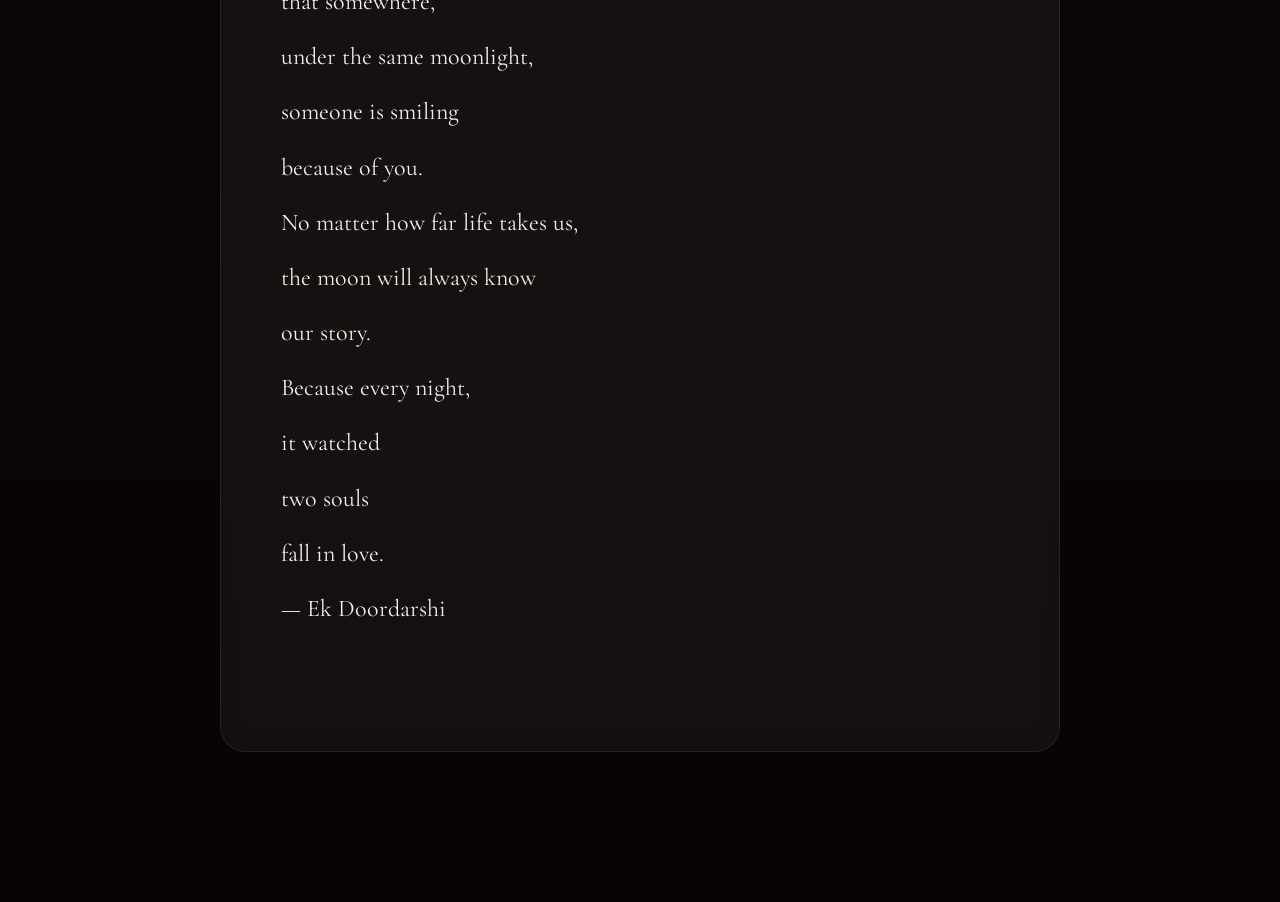
<file: lunars.html>
<!DOCTYPE html>
<html lang="en">

<head>

<meta charset="UTF-8">

<meta name="viewport" content="width=device-width, initial-scale=1.0">

<title>Poem | Ek Doordarshi</title>

<link rel="preconnect" href="https://fonts.googleapis.com">

<link rel="preconnect" href="https://fonts.gstatic.com" crossorigin>

<link href="https://fonts.googleapis.com/css2?family=Cormorant+Garamond:wght@300;400;500;600&display=swap" rel="stylesheet">

<link rel="stylesheet" href="style.css">

</head>

<body>

<div class="poetry-page">

<a href="index.html" class="back-btn">← Back to Home</a>

<h1>Lunars</h1>

<div class="poem-content">

<p>
Every night,
I find myself looking up
at the moon.
Not because it is beautiful,
but because it reminds me
that even from miles apart,
two people can still admire
the same sky.
The moon never asks
why we are separated.
It simply shines,
carrying our unspoken words
across the silence.
Perhaps,
love is a little like the moon—
always present,
even when hidden by clouds.
I hope
whenever you look at it,
you remember
that somewhere,
under the same moonlight,
someone is smiling
because of you.
No matter how far life takes us,
the moon will always know
our story.
Because every night,
it watched
two souls
fall in love.
— Ek Doordarshi

</p>

</div>

</div>

</body>

</html>
</file>
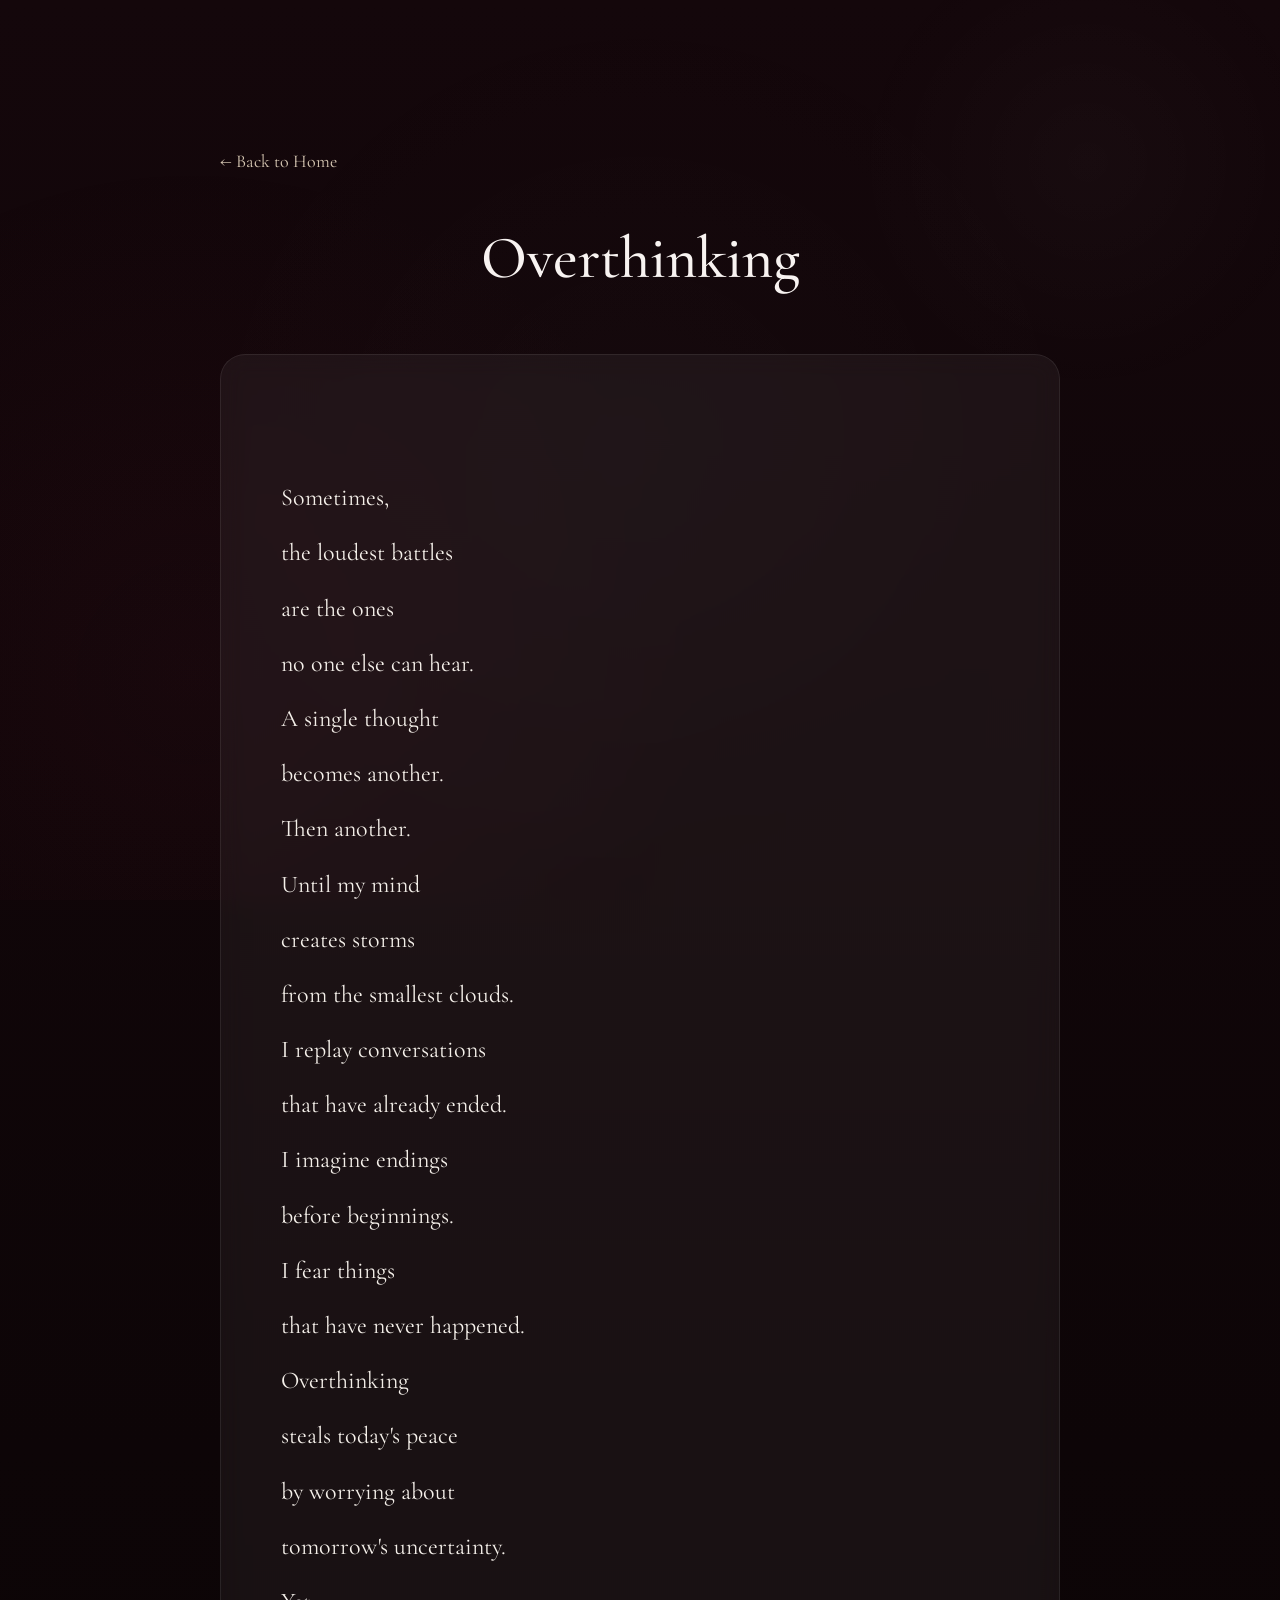
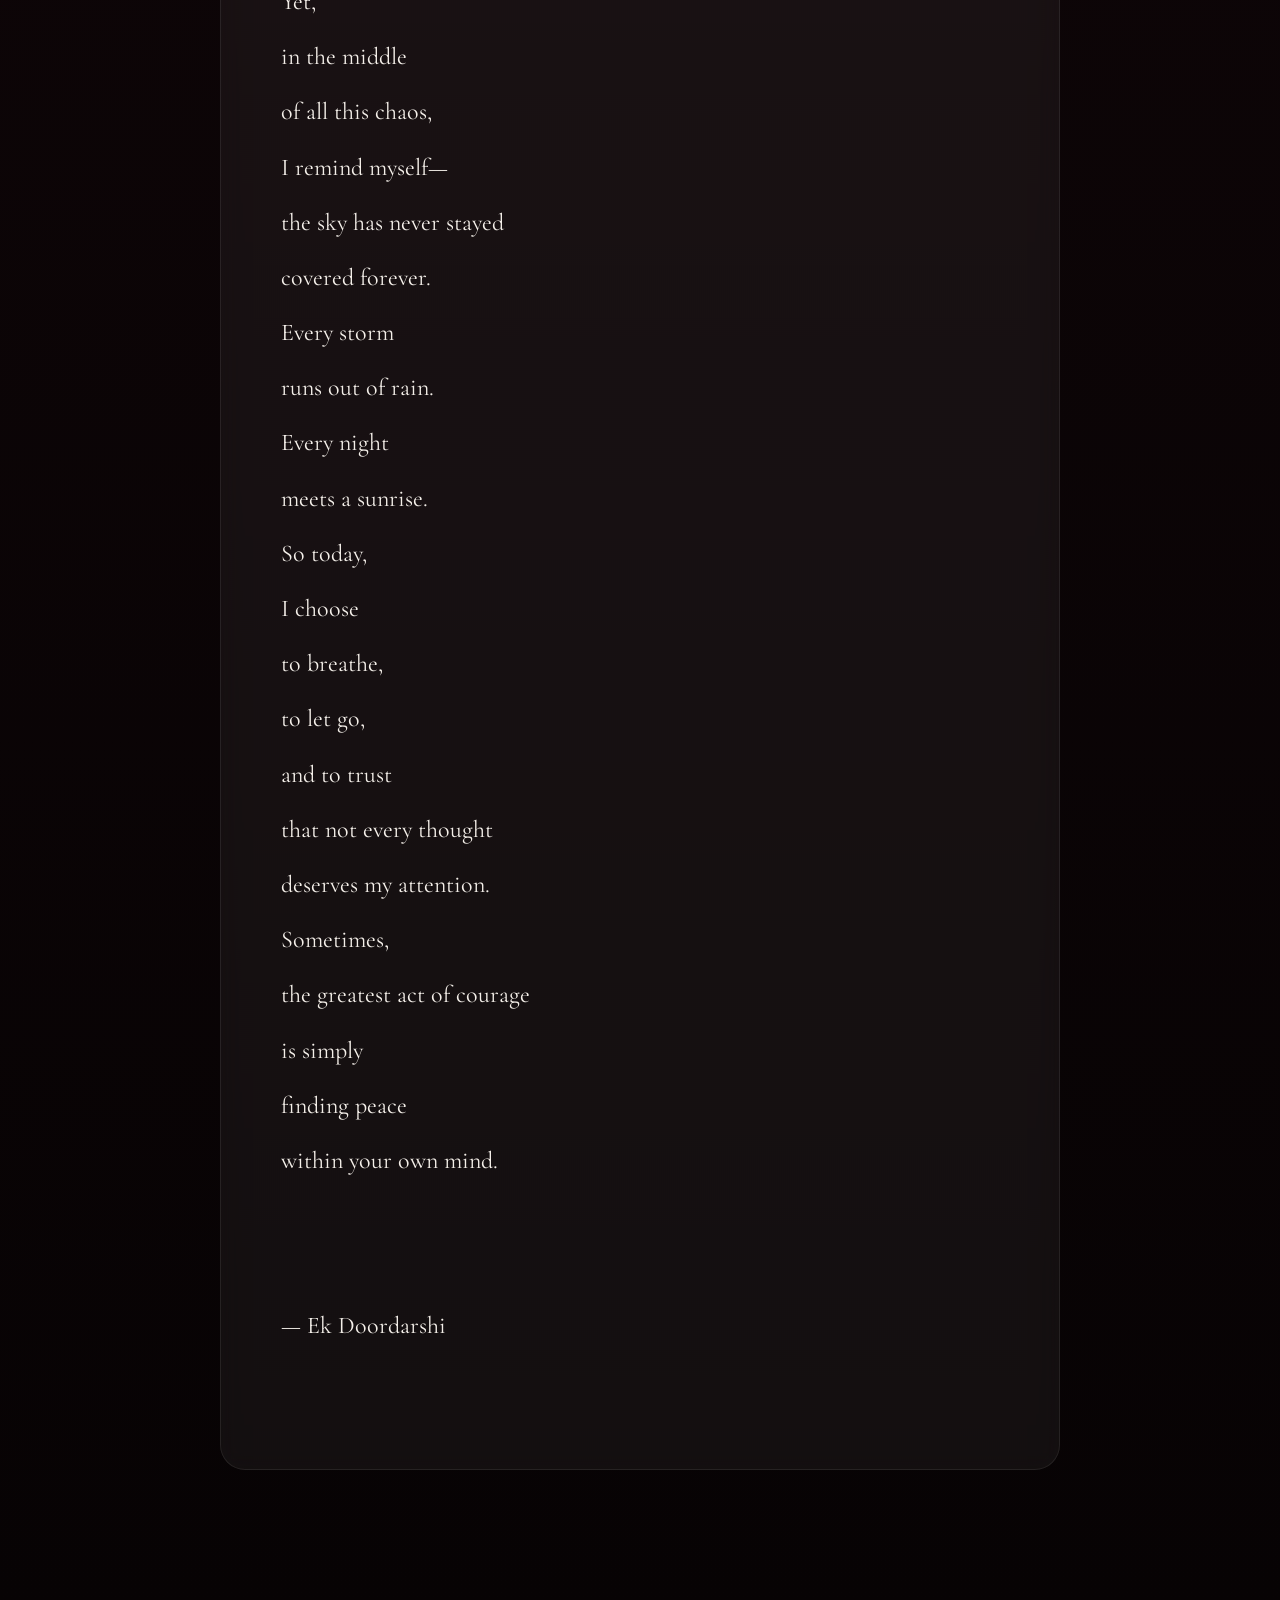
<file: overthink.html>
<!DOCTYPE html>
<html lang="en">

<head>

<meta charset="UTF-8">

<meta name="viewport" content="width=device-width, initial-scale=1.0">

<title>Poem | Ek Doordarshi</title>

<link rel="preconnect" href="https://fonts.googleapis.com">

<link rel="preconnect" href="https://fonts.gstatic.com" crossorigin>

<link href="https://fonts.googleapis.com/css2?family=Cormorant+Garamond:wght@300;400;500;600&display=swap" rel="stylesheet">

<link rel="stylesheet" href="style.css">

</head>

<body>

<div class="poetry-page">

<a href="index.html" class="back-btn">← Back to Home</a>

<h1>Overthinking</h1>

<div class="poem-content">

<p>
Sometimes,
the loudest battles
are the ones
no one else can hear.
A single thought
becomes another.
Then another.
Until my mind
creates storms
from the smallest clouds.
I replay conversations
that have already ended.
I imagine endings
before beginnings.
I fear things
that have never happened.
Overthinking
steals today's peace
by worrying about
tomorrow's uncertainty.
Yet,
in the middle
of all this chaos,
I remind myself—
the sky has never stayed
covered forever.
Every storm
runs out of rain.
Every night
meets a sunrise.
So today,
I choose
to breathe,
to let go,
and to trust
that not every thought
deserves my attention.
Sometimes,
the greatest act of courage
is simply
finding peace
within your own mind.


— Ek Doordarshi

</p>

</div>

</div>

</body>

</html>
</file>
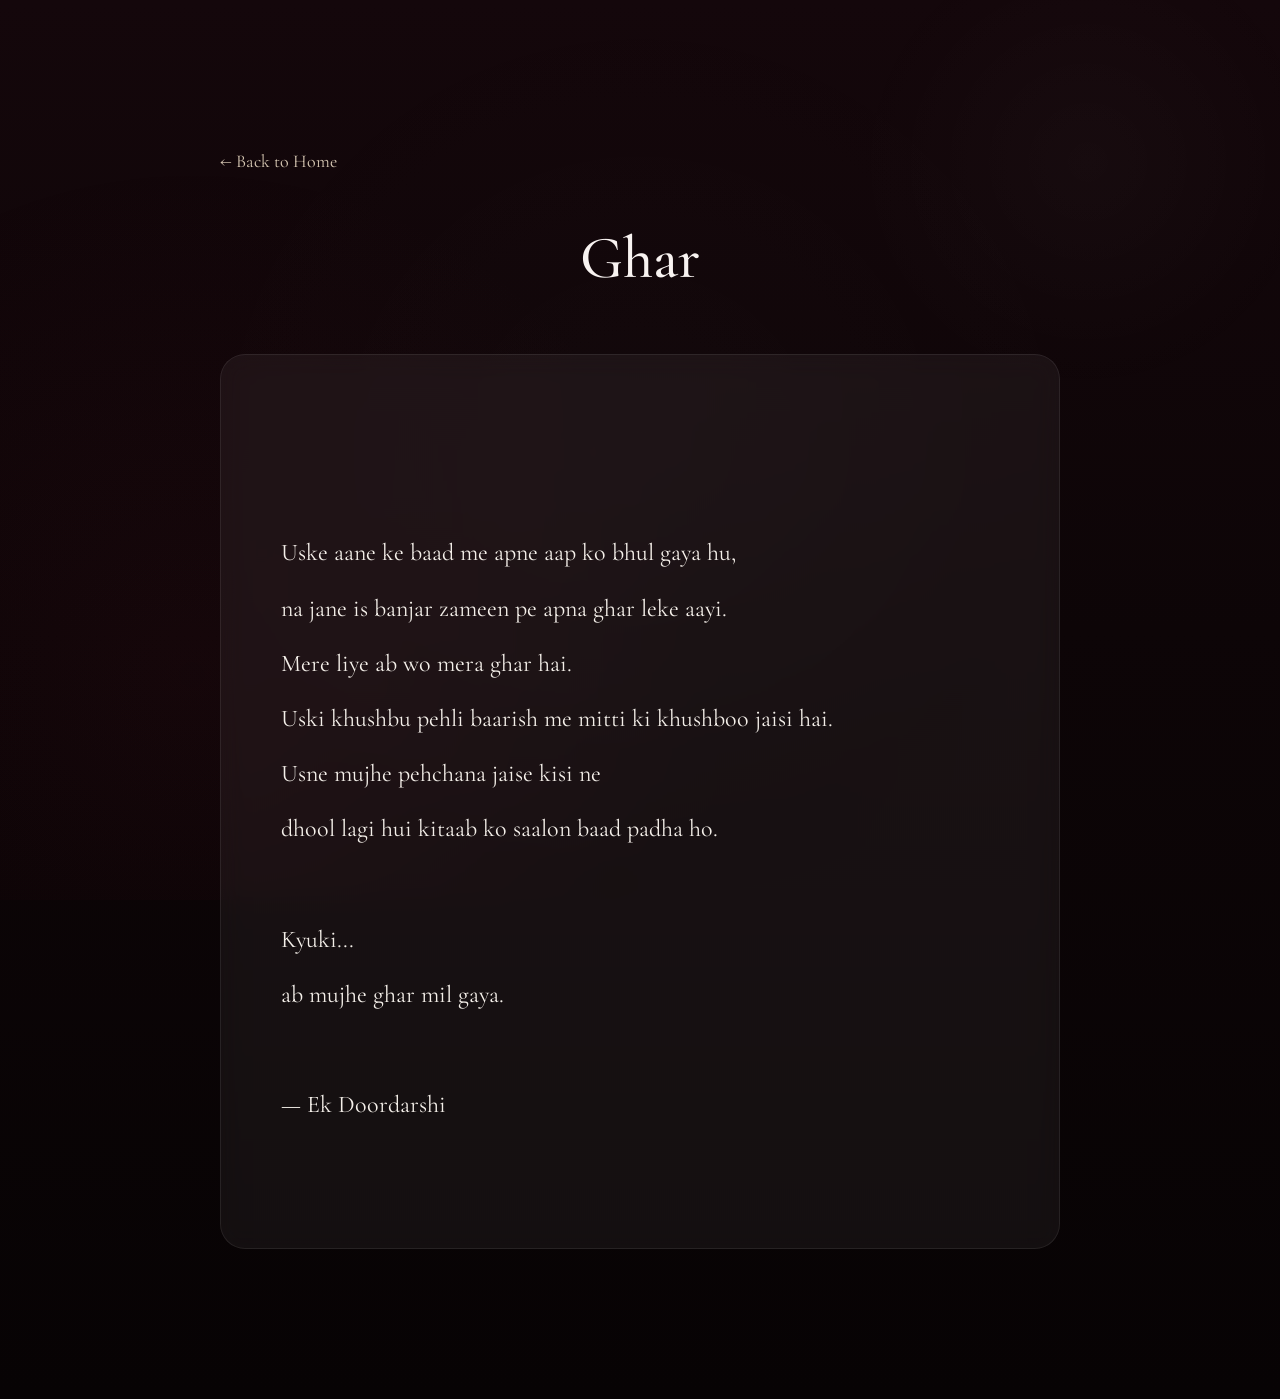
<file: poem.html>
<!DOCTYPE html>
<html lang="en">

<head>

<meta charset="UTF-8">

<meta name="viewport" content="width=device-width, initial-scale=1.0">

<title>Poem | Ek Doordarshi</title>

<link rel="preconnect" href="https://fonts.googleapis.com">

<link rel="preconnect" href="https://fonts.gstatic.com" crossorigin>

<link href="https://fonts.googleapis.com/css2?family=Cormorant+Garamond:wght@300;400;500;600&display=swap" rel="stylesheet">

<link rel="stylesheet" href="style.css">

</head>

<body>

<div class="poetry-page">

<a href="index.html" class="back-btn">← Back to Home</a>

<h1>Ghar</h1>

<div class="poem-content">

<p>

Uske aane ke baad me apne aap ko bhul gaya hu,
na jane is banjar zameen pe apna ghar leke aayi.
Mere liye ab wo mera ghar hai.
Uski khushbu pehli baarish me mitti ki khushboo jaisi hai.
Usne mujhe pehchana jaise kisi ne
dhool lagi hui kitaab ko saalon baad padha ho.

Kyuki...
ab mujhe ghar mil gaya.

— Ek Doordarshi

</p>

</div>

</div>

</body>

</html>
</file>
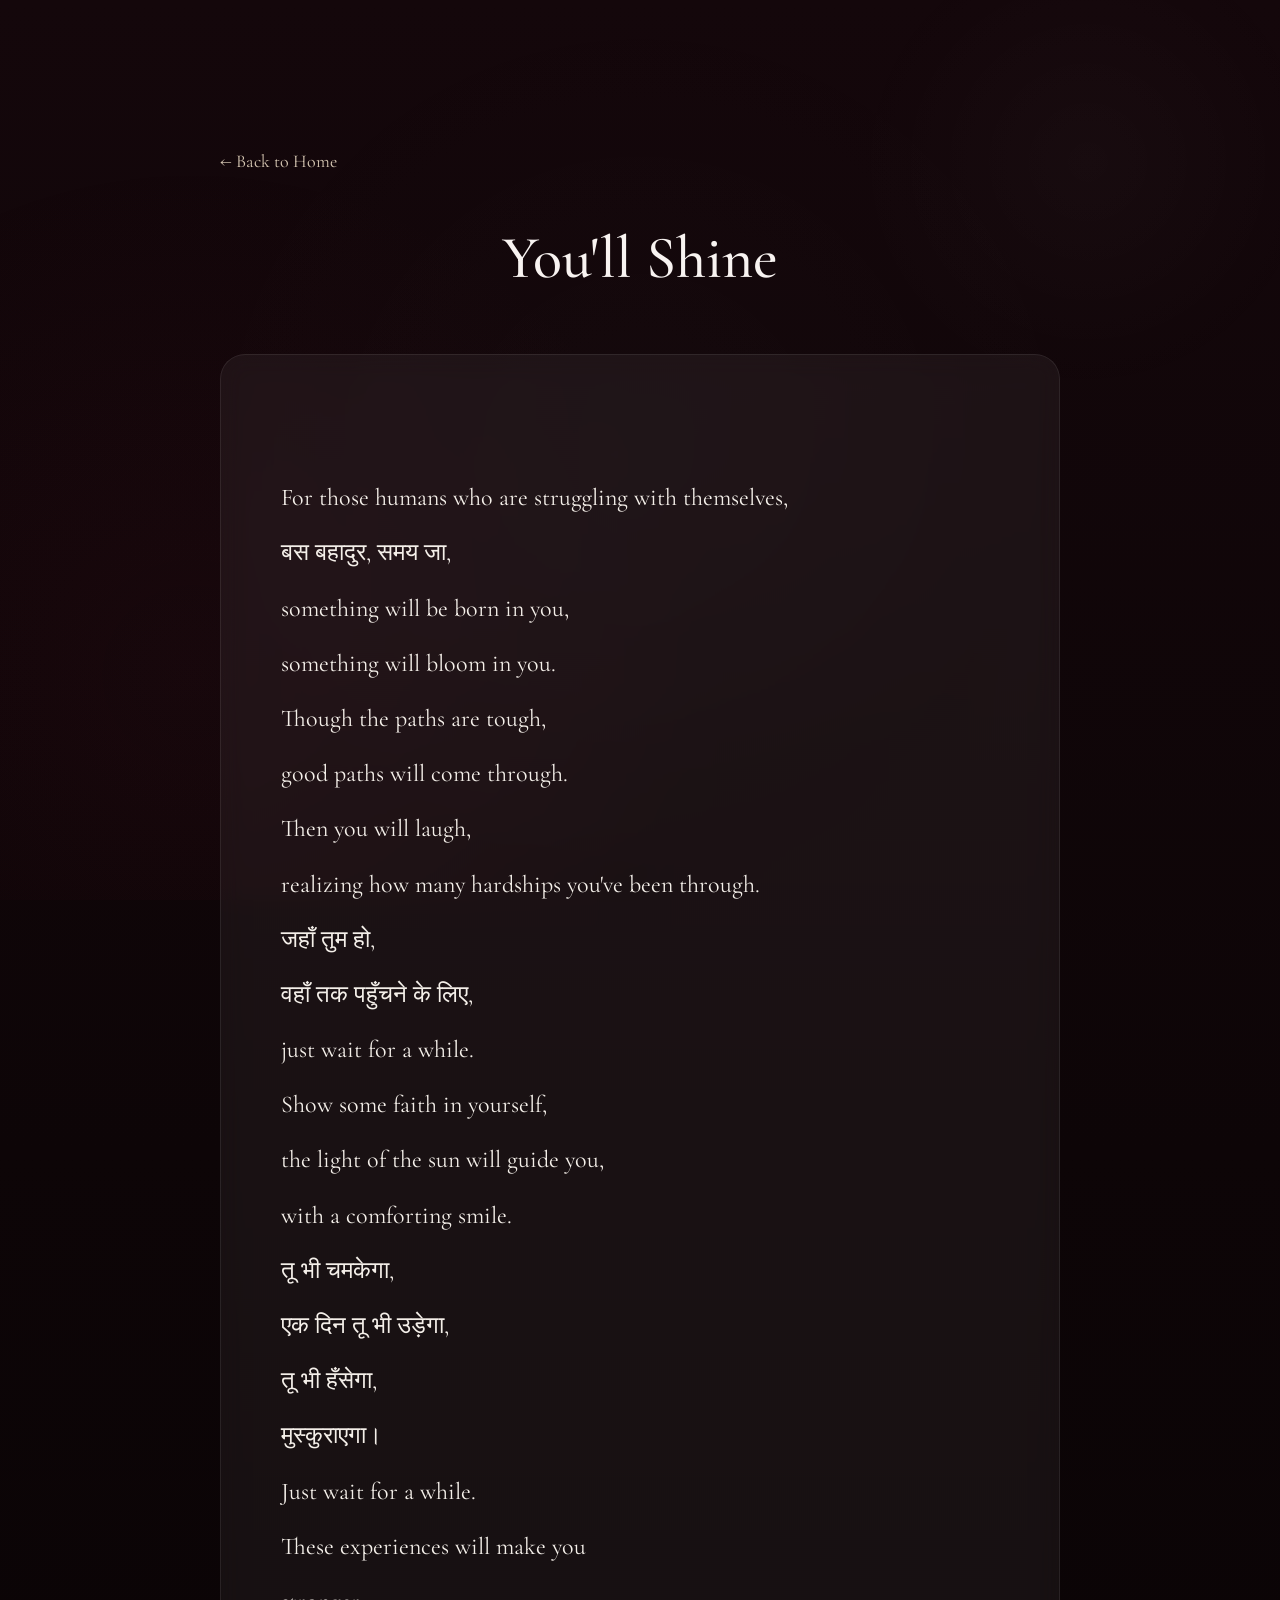
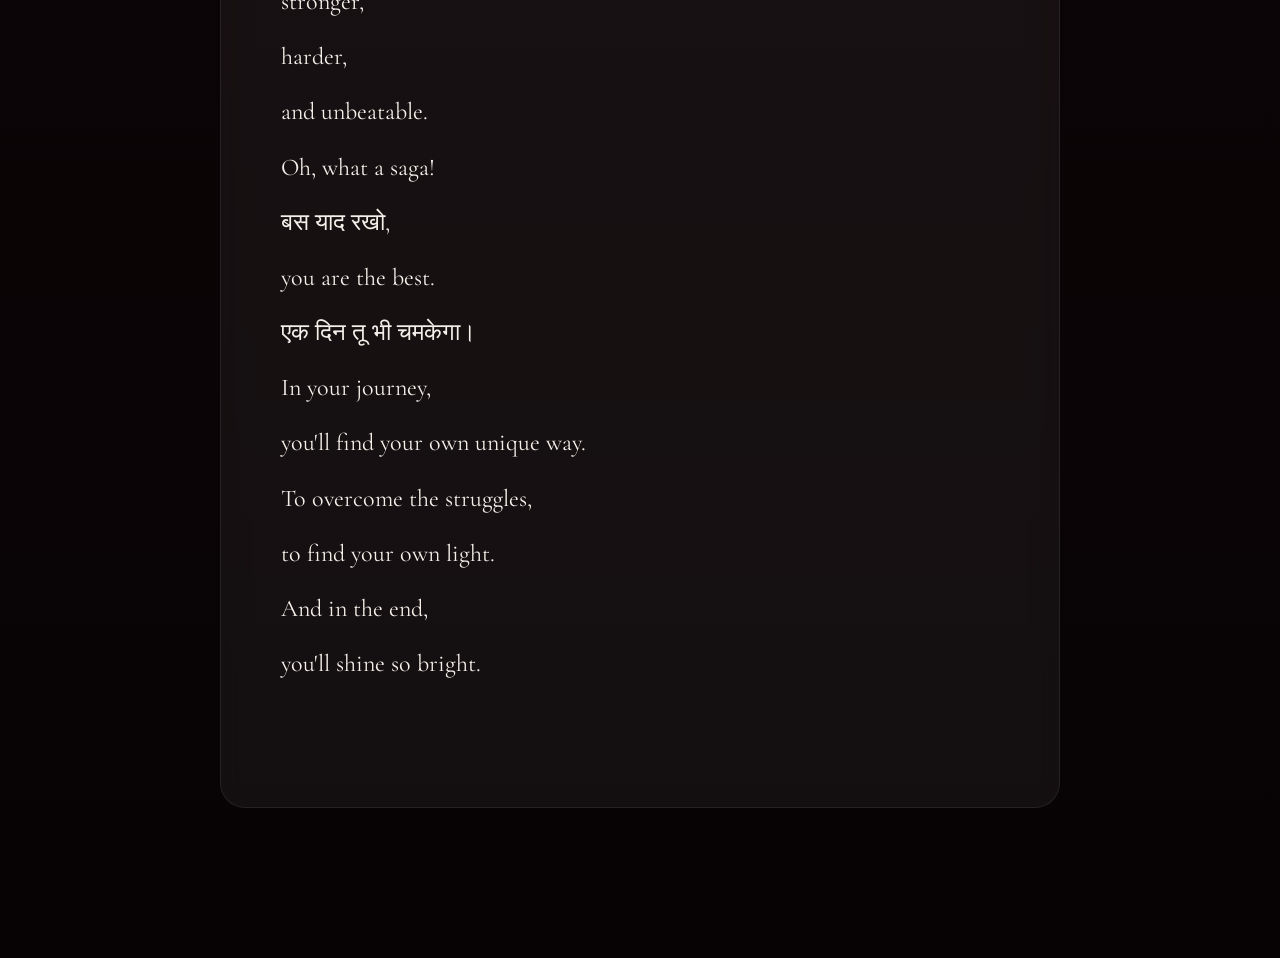
<file: shine.html>
<!DOCTYPE html>
<html lang="en">

<head>

<meta charset="UTF-8">

<meta name="viewport" content="width=device-width, initial-scale=1.0">

<title>Poem | Ek Doordarshi</title>

<link rel="preconnect" href="https://fonts.googleapis.com">

<link rel="preconnect" href="https://fonts.gstatic.com" crossorigin>

<link href="https://fonts.googleapis.com/css2?family=Cormorant+Garamond:wght@300;400;500;600&display=swap" rel="stylesheet">

<link rel="stylesheet" href="style.css">

</head>

<body>

<div class="poetry-page">

<a href="index.html" class="back-btn">← Back to Home</a>

<h1>You'll Shine</h1>

<div class="poem-content">

<p>
For those humans who are struggling with themselves,
बस बहादुर, समय जा,
something will be born in you,
something will bloom in you.
Though the paths are tough,
good paths will come through.
Then you will laugh,
realizing how many hardships you've been through.
जहाँ तुम हो,
वहाँ तक पहुँचने के लिए,
just wait for a while.
Show some faith in yourself,
the light of the sun will guide you,
with a comforting smile.
तू भी चमकेगा,
एक दिन तू भी उड़ेगा,
तू भी हँसेगा,
मुस्कुराएगा।
Just wait for a while.
These experiences will make you
stronger,
harder,
and unbeatable.
Oh, what a saga!
बस याद रखो,
you are the best.
एक दिन तू भी चमकेगा।
In your journey,
you'll find your own unique way.
To overcome the struggles,
to find your own light.
And in the end,
you'll shine so bright.

</p>

</div>

</div>

</body>

</html>
</file>
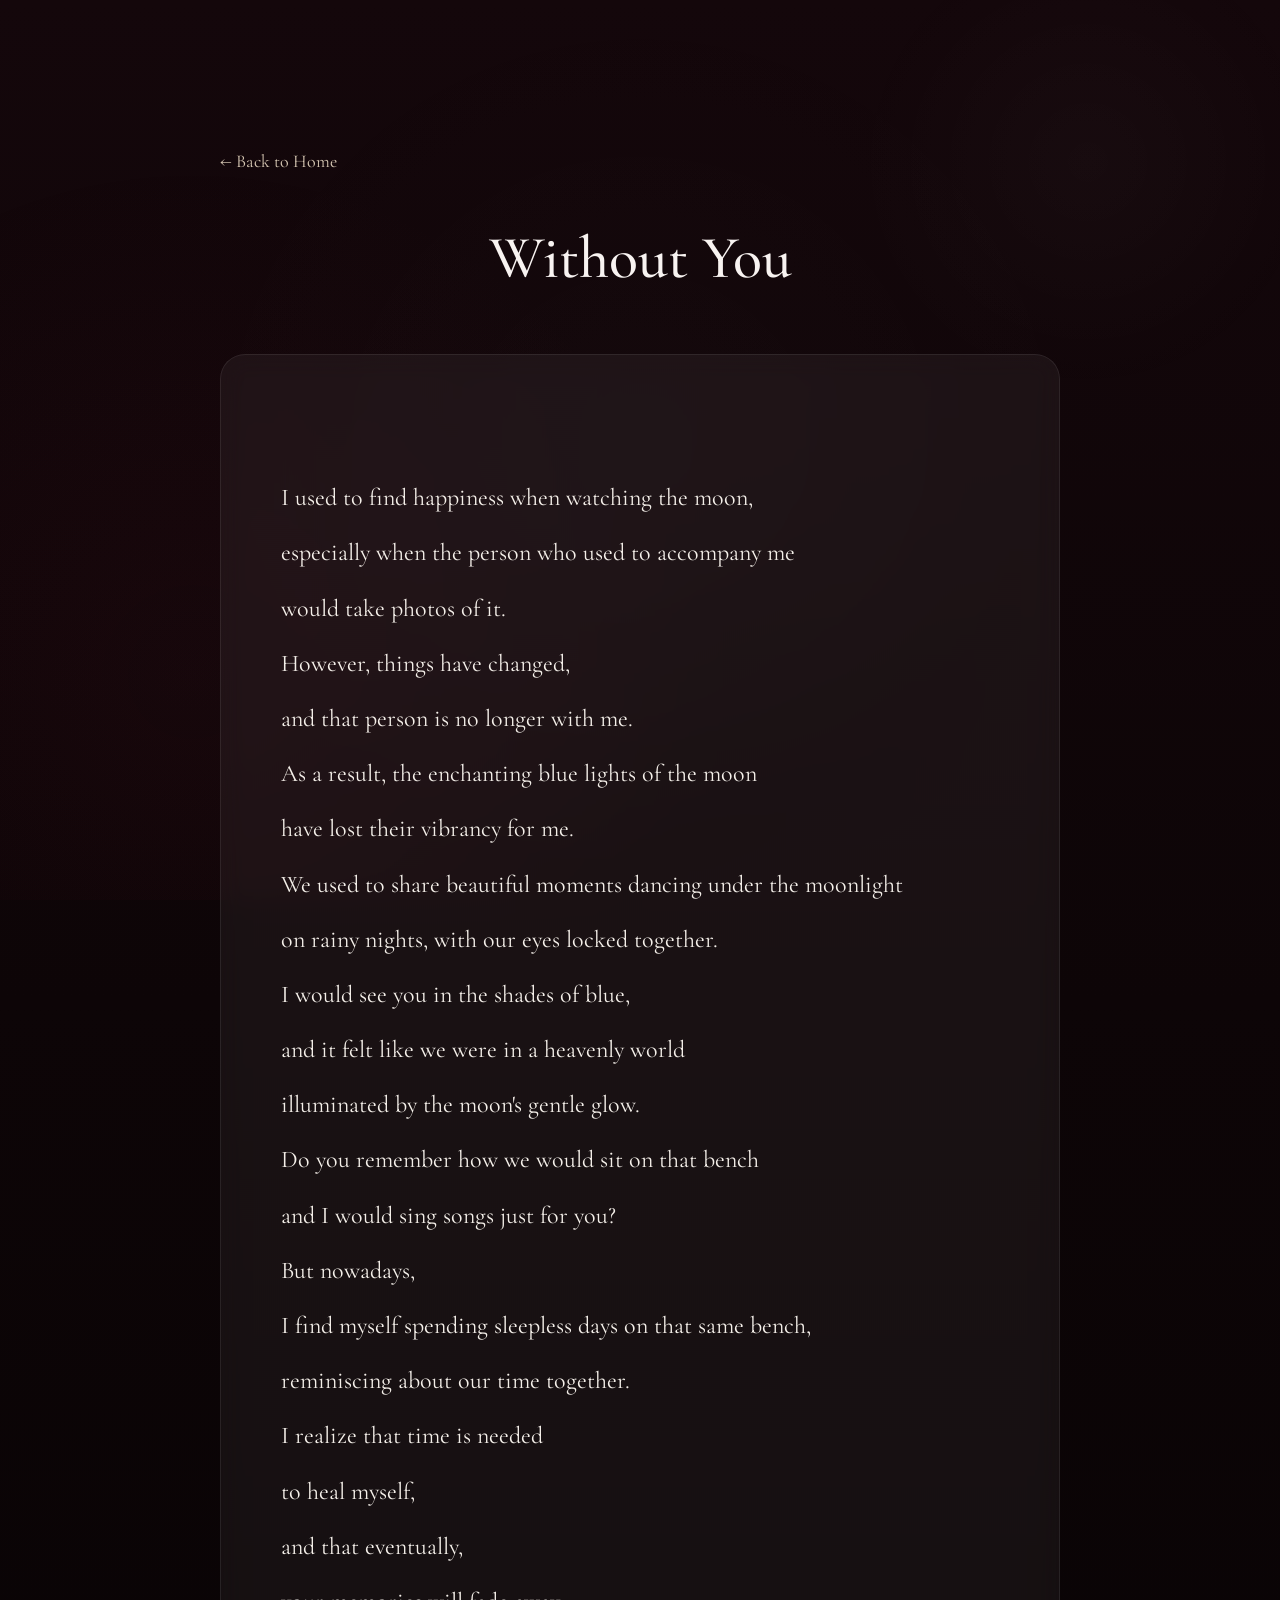
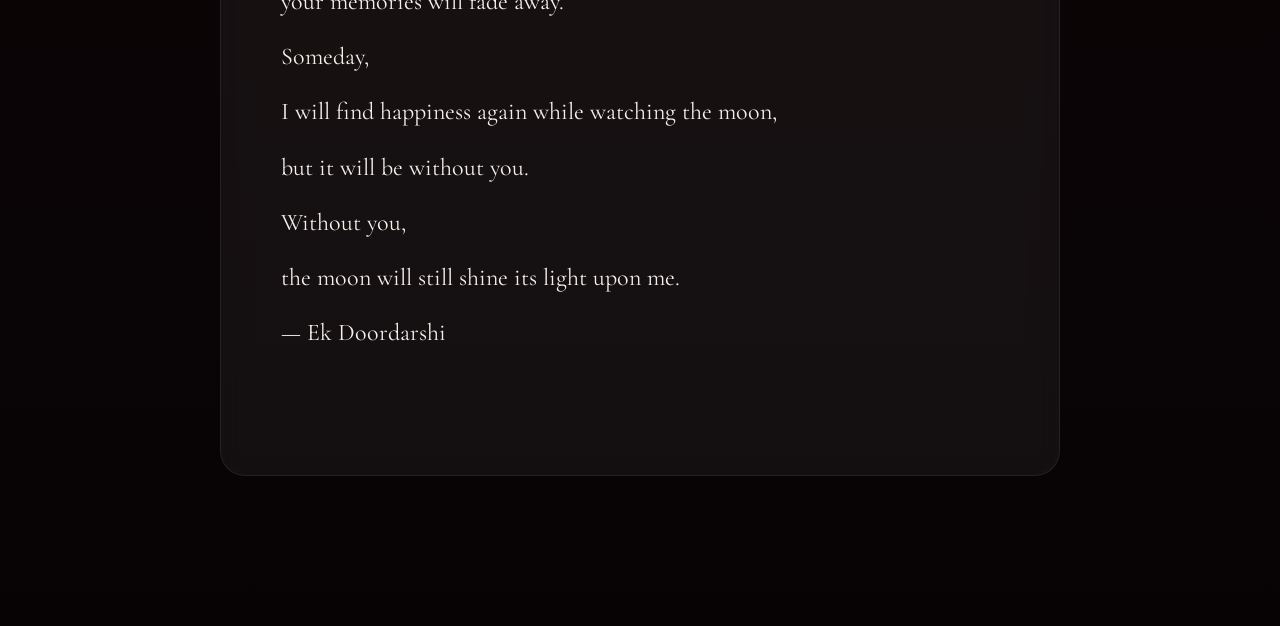
<file: withoutyou.html>
<!DOCTYPE html>
<html lang="en">

<head>

<meta charset="UTF-8">

<meta name="viewport" content="width=device-width, initial-scale=1.0">

<title>Poem | Ek Doordarshi</title>

<link rel="preconnect" href="https://fonts.googleapis.com">

<link rel="preconnect" href="https://fonts.gstatic.com" crossorigin>

<link href="https://fonts.googleapis.com/css2?family=Cormorant+Garamond:wght@300;400;500;600&display=swap" rel="stylesheet">

<link rel="stylesheet" href="style.css">

</head>

<body>

<div class="poetry-page">

<a href="index.html" class="back-btn">← Back to Home</a>

<h1>Without You</h1>

<div class="poem-content">

<p>
I used to find happiness when watching the moon,
especially when the person who used to accompany me
would take photos of it.
However, things have changed,
and that person is no longer with me.
As a result, the enchanting blue lights of the moon
have lost their vibrancy for me.
We used to share beautiful moments dancing under the moonlight
on rainy nights, with our eyes locked together.
I would see you in the shades of blue,
and it felt like we were in a heavenly world
illuminated by the moon's gentle glow.
Do you remember how we would sit on that bench
and I would sing songs just for you?
But nowadays,
I find myself spending sleepless days on that same bench,
reminiscing about our time together.
I realize that time is needed
to heal myself,
and that eventually,
your memories will fade away.
Someday,
I will find happiness again while watching the moon,
but it will be without you.
Without you,
the moon will still shine its light upon me.
— Ek Doordarshi

</p>

</div>

</div>

</body>

</html>
</file>
<file: style.css>
/* =========================================
   EK DOORDARSHI - STYLE.CSS (ORIGINAL + NEW)
========================================= */

@import url('https://fonts.googleapis.com/css2?family=Cormorant+Garamond:wght@300;400;500;600;700&family=Noto+Serif+Devanagari:wght@400;500;600;700&display=swap');

:root {
    --bg: #080405;
    --bg2: #14080b;
    --card: rgba(255, 255, 255, .05);
    --glass: rgba(255, 255, 255, .07);
    --border: rgba(255, 255, 255, .12);
    --primary: #6d1f2c;
    --primary-light: #9d3046;
    --primary-dark: #3b0c17;
    --text: #f8f3f1;
    --muted: #d4c9c6;
    --shadow: 0 20px 60px rgba(0, 0, 0, .45);
}

* {
    margin: 0;
    padding: 0;
    box-sizing: border-box;
}

html {
    scroll-behavior: smooth;
    scroll-padding-top: 100px;
}

body {
    font-family: 'Cormorant Garamond', serif;
    background: linear-gradient(180deg, #14070b 0%, #0d0507 45%, #070304 100%);
    color: var(--text);
    overflow-x: hidden;
    min-height: 100vh;
    animation: fadeUp .8s ease;
}

/*==========================================
          SOFT BACKGROUND LIGHT
==========================================*/

body::before {
    content: "";
    position: fixed;
    inset: 0;
    pointer-events: none;
    z-index: -10;
    background:
        radial-gradient(circle at 85% 18%, rgba(255, 255, 255, .025), transparent 18%),
        radial-gradient(circle at 15% 75%, rgba(125, 35, 55, .08), transparent 40%),
        radial-gradient(circle at center, rgba(255, 255, 255, .015), transparent 60%);
}

/* =====================
   SCROLLBAR
===================== */

::-webkit-scrollbar {
    width: 10px;
}

::-webkit-scrollbar-track {
    background: #12070a;
}

::-webkit-scrollbar-thumb {
    background: linear-gradient(var(--primary), #b13d57);
    border-radius: 20px;
}

/* =====================
   PROGRESS BAR
===================== */

#progressBar {
    position: fixed;
    top: 0;
    left: 0;
    height: 4px;
    width: 0;
    background: linear-gradient(90deg, #8f263d, #d04f70);
    z-index: 9999;
}

/* =====================
   STARS
===================== */

.stars {
    position: fixed;
    inset: 0;
    pointer-events: none;
    z-index: -5;
    opacity: .55;
    background:
        radial-gradient(circle at 8% 12%, #fff 1px, transparent 2px),
        radial-gradient(circle at 18% 72%, #fff 1.5px, transparent 2px),
        radial-gradient(circle at 28% 32%, #fff 1px, transparent 2px),
        radial-gradient(circle at 40% 84%, #fff 2px, transparent 3px),
        radial-gradient(circle at 55% 18%, #fff 1px, transparent 2px),
        radial-gradient(circle at 63% 64%, #fff 1.5px, transparent 2px),
        radial-gradient(circle at 75% 30%, #fff 2px, transparent 3px),
        radial-gradient(circle at 88% 82%, #fff 1px, transparent 2px),
        radial-gradient(circle at 94% 15%, #fff 1px, transparent 2px);
    animation: starGlow 7s ease-in-out infinite alternate;
}

@keyframes starGlow {
    from { opacity: .35; }
    to { opacity: .8; }
}

/* =====================
   SHOOTING STAR
===================== */

body::after {
    content: "";
    position: fixed;
    width: 180px;
    height: 2px;
    background: linear-gradient(90deg, #fff, transparent);
    top: 15%;
    left: -20%;
    transform: rotate(-25deg);
    animation: shoot 9s linear infinite;
    opacity: .7;
    z-index: -3;
}

@keyframes shoot {
    0% {
        left: -20%;
        top: 15%;
        opacity: 0;
    }
    8% {
        opacity: 1;
    }
    18% {
        left: 120%;
        top: 45%;
        opacity: 0;
    }
    100% {
        opacity: 0;
    }
}

/* =====================
   MOON
===================== */

.moon {
    position: fixed;
    top: 60px;
    right: 60px;
    width: 190px;
    height: 190px;
    border-radius: 50%;
    background: radial-gradient(circle at 28% 25%,
        #ffffff 0%,
        #f3f3f3 25%,
        #e3e3e3 55%,
        #cfcfcf 78%,
        #b7b7b7 100%);
    box-shadow:
        0 0 40px rgba(255, 255, 255, .35),
        0 0 120px rgba(120, 25, 45, .20);
    overflow: hidden;
    z-index: -2;
    animation: moonFloat 8s ease-in-out infinite;
}

.moon::before {
    content: "";
    position: absolute;
    inset: 0;
    border-radius: 50%;
    background:
        radial-gradient(circle at 30% 35%, rgba(160, 160, 160, .18) 0 10px, transparent 11px),
        radial-gradient(circle at 70% 45%, rgba(170, 170, 170, .15) 0 18px, transparent 19px),
        radial-gradient(circle at 45% 70%, rgba(170, 170, 170, .12) 0 12px, transparent 13px),
        radial-gradient(circle at 62% 20%, rgba(170, 170, 170, .10) 0 8px, transparent 9px);
}

.moon::after {
    content: "";
    position: absolute;
    width: 30px;
    height: 30px;
    border-radius: 50%;
    background: rgba(170, 170, 170, .25);
    top: 55px;
    left: 70px;
    box-shadow:
        70px 40px 0 rgba(170, 170, 170, .18),
        40px 130px 0 rgba(170, 170, 170, .16),
        120px 110px 0 rgba(170, 170, 170, .20);
}

@keyframes moonFloat {
    0%, 100% {
        transform: translateY(0);
    }
    50% {
        transform: translateY(-12px);
    }
}

/* =====================
   NAVBAR
===================== */

nav {
    position: sticky;
    top: 20px;
    width: 92%;
    max-width: 1200px;
    margin: 20px auto;
    display: flex;
    justify-content: space-between;
    align-items: center;
    padding: 18px 35px;
    background: rgba(12, 6, 8, .42);
    -webkit-backdrop-filter: blur(20px);
    border: 1px solid rgba(255, 255, 255, .08);
    border-radius: 60px;
    box-shadow:
        0 10px 35px rgba(0, 0, 0, .35),
        0 0 30px rgba(255, 255, 255, .02);
    z-index: 1000;
}

.logo {
    font-family: 'Noto Serif Devanagari', serif;
    font-size: 32px;
    font-weight: 700;
    color: white;
    letter-spacing: 1px;
}

nav ul {
    display: flex;
    gap: 35px;
    list-style: none;
}

nav a {
    text-decoration: none;
    color: #ddd;
    font-size: 18px;
    transition: .35s;
    position: relative;
}

nav a::after {
    content: "";
    position: absolute;
    left: 0;
    bottom: -6px;
    width: 0;
    height: 2px;
    background: #b83f59;
    transition: .35s;
}

nav a:hover {
    color: white;
}

nav a:hover::after {
    width: 100%;
}

/* =====================
   HERO SECTION
===================== */

header {
    min-height: 100vh;
    display: flex;
    flex-direction: column;
    justify-content: center;
    align-items: center;
    text-align: center;
    padding: 120px 20px 90px;
    position: relative;
    z-index: 2;
}

header small {
    letter-spacing: 8px;
    font-size: 14px;
    color: #b89ea4;
    text-transform: uppercase;
    margin-bottom: 28px;
    opacity: .85;
}

header h1 {
    font-family: 'Noto Serif Devanagari', serif;
    font-size: clamp(90px, 11vw, 150px);
    font-weight: 700;
    line-height: .95;
    letter-spacing: 1px;
    margin-bottom: 35px;
    color: #faf8f5;
    text-shadow:
        0 2px 8px rgba(0, 0, 0, .35),
        0 0 18px rgba(255, 255, 255, .06);
}

.hero-text {
    max-width: 620px;
    margin: 0 auto 65px;
    font-size: 24px;
    line-height: 2;
    color: #cfc6c4;
    font-weight: 300;
}

/* =========================
   PREMIUM BUTTONS
========================= */

.hero-buttons {
    display: flex;
    justify-content: center;
    align-items: center;
    gap: 24px;
    flex-wrap: wrap;
    margin-top: 55px;
}

.btn {
    position: relative;
    display: inline-flex;
    align-items: center;
    justify-content: center;
    padding: 18px 42px;
    font-size: 15px;
    font-weight: 500;
    letter-spacing: 2px;
    text-transform: uppercase;
    color: #f7f3ef;
    text-decoration: none;
    border-radius: 999px;
    border: 1px solid rgba(255, 255, 255, .18);
    background: linear-gradient(145deg, rgba(255, 255, 255, .08), rgba(255, 255, 255, .03));
    backdrop-filter: blur(25px);
    -webkit-backdrop-filter: blur(25px);
    overflow: hidden;
    cursor: pointer;
    transition:
        transform .45s ease,
        box-shadow .45s ease,
        border-color .45s ease,
        background .45s ease;
    box-shadow:
        inset 0 1px 0 rgba(255, 255, 255, .15),
        0 15px 40px rgba(0, 0, 0, .35);
}

.btn::before {
    content: "";
    position: absolute;
    top: 0;
    left: -120%;
    width: 60%;
    height: 100%;
    background: linear-gradient(120deg, transparent, rgba(255, 255, 255, .25), transparent);
    transition: left .8s ease;
}

.btn:hover {
    transform: translateY(-6px) scale(1.03);
    border-color: rgba(255, 255, 255, .35);
    box-shadow:
        inset 0 1px 0 rgba(255, 255, 255, .22),
        0 20px 55px rgba(183, 54, 86, .28),
        0 0 50px rgba(255, 255, 255, .05);
}

.btn:hover::before {
    left: 160%;
}

.btn.secondary {
    background: rgba(255, 255, 255, .02);
    color: #ddd;
    border: 1px solid rgba(255, 255, 255, .25);
}

.btn.secondary:hover {
    background: rgba(255, 255, 255, .08);
    color: #fff;
    border-color: rgba(255, 255, 255, .45);
    transform: translateY(-6px) scale(1.03);
}

.scroll-down {
    position: absolute;
    bottom: 40px;
    left: 50%;
    transform: translateX(-50%);
    color: rgba(255, 255, 255, .4);
    font-size: 24px;
    animation: bounce 2s infinite;
    cursor: pointer;
}

@keyframes bounce {
    0%, 100% { transform: translateX(-50%) translateY(0); }
    50% { transform: translateX(-50%) translateY(12px); }
}

/* =====================
   GENERAL SECTIONS
===================== */

section {
    width: 90%;
    max-width: 1200px;
    margin: 120px auto;
}

section h2 {
    font-size: 54px;
    font-family: 'Noto Serif Devanagari', serif;
    text-align: center;
    margin-bottom: 25px;
    color: #fff;
}

section>.subtitle {
    text-align: center;
    max-width: 700px;
    margin: 0 auto 60px;
    font-size: 22px;
    color: #d2c5c5;
    line-height: 1.8;
}

/* =====================
   SEARCH BOX
===================== */

.search-box {
    display: flex;
    justify-content: center;
    margin-bottom: 35px;
}

.search-box input {
    width: 500px;
    max-width: 95%;
    padding: 18px 25px;
    border-radius: 50px;
    border: 1px solid rgba(255, 255, 255, .08);
    background: rgba(255, 255, 255, .05);
    backdrop-filter: blur(12px);
    color: white;
    font-size: 18px;
    outline: none;
    transition: .35s;
}

.search-box input::placeholder {
    color: #999;
}

.search-box input:focus {
    border-color: #a5354e;
    box-shadow: 0 0 30px rgba(165, 53, 78, .25);
}

/* =====================
   CATEGORY BUTTONS
===================== */

.categories {
    display: flex;
    justify-content: center;
    gap: 15px;
    flex-wrap: wrap;
    margin-bottom: 60px;
}

.categories button {
    padding: 12px 24px;
    border: none;
    border-radius: 40px;
    cursor: pointer;
    font-size: 16px;
    background: rgba(255, 255, 255, .05);
    color: #ddd;
    transition: .35s;
}

.categories button:hover,
.categories .active {
    background: linear-gradient(135deg, #7c2235, #b83f59);
    color: white;
    transform: translateY(-3px);
}

/* =====================
   POEM CARDS
===================== */

.cards {
    display: grid;
    grid-template-columns: repeat(auto-fit, minmax(320px, 1fr));
    gap: 35px;
}

.card {
    position: relative;
    padding: 42px;
    border-radius: 30px;
    background: linear-gradient(180deg, rgba(255, 255, 255, .05), rgba(255, 255, 255, .025));
    backdrop-filter: blur(18px);
    border: 1px solid rgba(255, 255, 255, .07);
    overflow: hidden;
    transition: all .45s ease;
}

.card::before {
    content: "";
    position: absolute;
    top: -120px;
    right: -120px;
    width: 220px;
    height: 220px;
    border-radius: 50%;
    background: rgba(150, 35, 60, .18);
    transition: .45s;
}

.card:hover {
    transform: translateY(-10px);
    border-color: rgba(180, 70, 95, .35);
    box-shadow:
        0 25px 60px rgba(0, 0, 0, .45),
        0 0 30px rgba(180, 70, 95, .08);
}

.tag {
    display: inline-block;
    padding: 8px 16px;
    border-radius: 30px;
    background: rgba(150, 45, 70, .18);
    border: 1px solid rgba(180, 70, 95, .20);
    color: #f6f2ef;
    font-size: 13px;
    letter-spacing: 1px;
    margin-bottom: 20px;
}

.card h3 {
    font-family: 'Noto Serif Devanagari', serif;
    font-size: 36px;
    font-weight: 600;
    color: #f9f6f2;
    margin-bottom: 18px;
}

.card p {
    font-size: 20px;
    line-height: 1.8;
    color: #d8d1d1;
    margin-bottom: 20px;
}

.card a {
    text-decoration: none;
    color: #d4667d;
    font-weight: 600;
}

.card a:hover {
    color: white;
}

/* =====================
   ABOUT SECTION
===================== */

#about {
    display: grid;
    grid-template-columns: 1fr 1fr;
    gap: 70px;
    align-items: center;
}

.about-content h2 {
    text-align: left;
}

.about-content p {
    font-size: 22px;
    line-height: 2;
    color: #d3c8c8;
    margin-bottom: 25px;
}

.about-quote {
    padding: 35px;
    border-left: 5px solid #8b2339;
    background: rgba(255, 255, 255, .04);
    border-radius: 20px;
    font-size: 28px;
    font-style: italic;
    line-height: 1.8;
}

/* =====================
   INSTAGRAM SECTION
===================== */

.instagram-box {
    padding: 60px;
    border-radius: 35px;
    text-align: center;
    background: linear-gradient(145deg, #23090f, #130608);
    border: 1px solid rgba(255, 255, 255, .06);
    box-shadow: 0 25px 60px rgba(0, 0, 0, .45);
}

.instagram-box i {
    font-size: 80px;
    margin-bottom: 25px;
    color: #d44763;
}

.instagram-box h3 {
    font-size: 40px;
    margin-bottom: 20px;
}

.instagram-box p {
    font-size: 22px;
    line-height: 1.8;
    color: #d4c9c9;
    margin-bottom: 35px;
}

/* =====================
   CONTACT SECTION
===================== */

#contact {
    text-align: center;
}

#contact p {
    max-width: 700px;
    margin: 20px auto 35px;
    font-size: 22px;
    line-height: 1.9;
    color: #d0c7c7;
}

.contact-links {
    display: flex;
    justify-content: center;
    gap: 25px;
    flex-wrap: wrap;
}

.contact-links a {
    padding: 15px 28px;
    border-radius: 50px;
    background: rgba(255, 255, 255, .05);
    text-decoration: none;
    color: white;
    transition: .35s;
}

.contact-links a:hover {
    background: #7c2235;
}

/* =====================
   FOOTER
===================== */

footer {
    margin-top: 120px;
    padding: 70px 20px;
    text-align: center;
    border-top: 1px solid rgba(255, 255, 255, .08);
}

footer h2 {
    font-family: 'Noto Serif Devanagari', serif;
    font-size: 40px;
    margin-bottom: 15px;
}

footer p {
    font-size: 20px;
    color: #bdb2b2;
    margin: 12px 0;
}

.socials {
    display: flex;
    justify-content: center;
    gap: 25px;
    margin: 35px 0;
}

.socials a {
    width: 55px;
    height: 55px;
    display: flex;
    align-items: center;
    justify-content: center;
    border-radius: 50%;
    background: rgba(255, 255, 255, .05);
    text-decoration: none;
    font-size: 22px;
    color: white;
    transition: .35s;
}

.socials a:hover {
    background: #8b2339;
    transform: translateY(-5px);
}

/* =====================
   PARTICLES
===================== */

.background-animation {
    position: fixed;
    inset: 0;
    overflow: hidden;
    pointer-events: none;
    z-index: -6;
}

.background-animation span {
    position: absolute;
    display: block;
    width: 8px;
    height: 8px;
    border-radius: 50%;
    background: rgba(170, 60, 80, .35);
    animation: particle 20s linear infinite;
}

.background-animation span:nth-child(1) { left: 5%; animation-delay: 0s; }
.background-animation span:nth-child(2) { left: 18%; animation-delay: 3s; }
.background-animation span:nth-child(3) { left: 32%; animation-delay: 6s; }
.background-animation span:nth-child(4) { left: 45%; animation-delay: 8s; }
.background-animation span:nth-child(5) { left: 58%; animation-delay: 10s; }
.background-animation span:nth-child(6) { left: 72%; animation-delay: 13s; }
.background-animation span:nth-child(7) { left: 86%; animation-delay: 16s; }
.background-animation span:nth-child(8) { left: 95%; animation-delay: 19s; }

@keyframes particle {
    0% {
        transform: translateY(100vh) scale(.2);
        opacity: 0;
    }
    15% {
        opacity: .5;
    }
    100% {
        transform: translateY(-120vh) scale(2);
        opacity: 0;
    }
}

/* =====================
   BACK TO TOP BUTTON
===================== */

#topBtn {
    position: fixed;
    bottom: 30px;
    right: 30px;
    width: 55px;
    height: 55px;
    border: none;
    border-radius: 50%;
    background: linear-gradient(135deg, #7c2235, #b83f59);
    color: #fff;
    cursor: pointer;
    font-size: 22px;
    display: flex;
    justify-content: center;
    align-items: center;
    box-shadow: 0 10px 30px rgba(0, 0, 0, .4);
    transition: .35s;
    opacity: 0;
    visibility: hidden;
    z-index: 999;
}

#topBtn.show {
    opacity: 1;
    visibility: visible;
}

#topBtn:hover {
    transform: translateY(-5px);
}

/* =====================
   LOADER
===================== */

.loader {
    position: fixed;
    inset: 0;
    background: #080405;
    display: flex;
    justify-content: center;
    align-items: center;
    z-index: 99999;
    transition: .6s;
}

.loader.hidden {
    opacity: 0;
    visibility: hidden;
}

.loader-circle {
    width: 70px;
    height: 70px;
    border-radius: 50%;
    border: 5px solid rgba(255, 255, 255, .1);
    border-top: 5px solid #9d3046;
    animation: spin 1s linear infinite;
}

@keyframes spin {
    100% {
        transform: rotate(360deg);
    }
}

/* =====================
   RESPONSIVE - TABLETS
===================== */

@media(max-width: 992px) {
    nav {
        padding: 16px 25px;
    }

    nav ul {
        gap: 20px;
    }

    header h1 {
        font-size: 72px;
    }

    .hero-text {
        font-size: 22px;
    }

    #about {
        grid-template-columns: 1fr;
        gap: 40px;
    }

    .instagram-box {
        padding: 40px;
    }
}

/* =====================
   RESPONSIVE - MOBILE
===================== */

@media(max-width: 768px) {
    nav {
        flex-direction: column;
        gap: 20px;
        border-radius: 25px;
    }

    nav ul {
        flex-wrap: wrap;
        justify-content: center;
        gap: 15px;
    }

    .logo {
        font-size: 28px;
    }

    header {
        padding: 120px 20px 60px;
    }

    header h1 {
        font-size: 56px;
    }

    header small {
        letter-spacing: 3px;
        font-size: 12px;
    }

    .hero-text {
        font-size: 19px;
        line-height: 1.8;
    }

    .hero-buttons {
        flex-direction: column;
        width: 100%;
    }

    .btn {
        width: 100%;
        max-width: 300px;
        margin: auto;
    }

    section {
        margin: 80px auto;
    }

    section h2 {
        font-size: 38px;
    }

    .cards {
        grid-template-columns: 1fr;
    }

    .card {
        padding: 25px;
    }

    .card h3 {
        font-size: 28px;
    }

    .card p {
        font-size: 18px;
    }

    .search-box input {
        font-size: 16px;
        padding: 14px 18px;
    }

    .categories {
        gap: 10px;
    }

    .categories button {
        padding: 10px 18px;
        font-size: 14px;
    }

    .instagram-box {
        padding: 30px 20px;
    }

    .instagram-box h3 {
        font-size: 30px;
    }

    /* Fix: poem-type cards (Love Letter/Birthday/Healing/Custom) were forced into 4 columns, overflowing off-screen on mobile */
    .poem-types {
        grid-template-columns: repeat(2, 1fr);
        gap: 15px;
    }

    .custom-poem-box {
        padding: 30px 20px;
    }

    /* Fix: donate box (QR / OR / UPI ID) was squeezing side-by-side instead of stacking */
    .donate-box {
        flex-direction: column;
        gap: 30px;
    }

    .donate-or {
        width: 100%;
    }

    .donate-or::before,
    .donate-or::after {
        display: none;
    }

    .upi-id-box span {
        font-size: 18px;
        word-break: break-all;
    }

    footer {
        padding: 120px 20px 80px;
    }

    footer h2 {
        font-size: 30px;
    }

    footer p {
        font-size: 17px;
    }
}

/* =====================
   RESPONSIVE - SMALL PHONES
===================== */

@media(max-width: 480px) {
    header h1 {
        font-size: 44px;
    }

    .hero-text {
        font-size: 17px;
    }

    section h2 {
        font-size: 32px;
    }

    .card h3 {
        font-size: 24px;
    }
}

/* =====================
   END OF STYLES
===================== */

/* ==========================
   POEM PAGE
========================= */

.poetry-page {
    max-width: 900px;
    margin: 120px auto;
    padding: 30px;
}

.back-btn {
    display: inline-block;
    margin-bottom: 50px;
    color: #d6c7b3;
    text-decoration: none;
    font-size: 18px;
    transition: .3s;
}

.back-btn:hover {
    color: white;
}

.poetry-page h1 {
    font-size: 60px;
    text-align: center;
    margin-bottom: 60px;
    font-weight: 500;
}

.poem-content {
    background: rgba(255, 255, 255, .05);
    border: 1px solid rgba(255, 255, 255, .08);
    border-radius: 25px;
    padding: 60px;
    backdrop-filter: blur(12px);
}

.poem-content p {
    white-space: pre-line;
    line-height: 2.3;
    font-size: 24px;
    color: #f4efe9;
}

/* =========================================
   🎁 DONATE SECTION — NEW
========================================= */

#donate {
    text-align: center;
}

.donate-box {
    display: flex;
    align-items: center;
    justify-content: center;
    gap: 50px;
    flex-wrap: wrap;
    margin-top: 50px;
}

.qr-section {
    text-align: center;
}

.qr-frame {
    width: 180px;
    height: 180px;
    padding: 12px;
    border-radius: 20px;
    background: white;
    box-shadow: 0 20px 60px rgba(0, 0, 0, .4);
    margin-bottom: 15px;
}

.qr-frame img {
    width: 100%;
    height: 100%;
    object-fit: contain;
    border-radius: 10px;
}

.qr-text {
    font-size: 15px;
    color: #b8a8a4;
}

.donate-or {
    font-size: 18px;
    color: #666;
    letter-spacing: 3px;
    position: relative;
}

.donate-or::before,
.donate-or::after {
    content: "";
    position: absolute;
    top: 50%;
    width: 40px;
    height: 1px;
    background: rgba(255, 255, 255, .1);
}

.donate-or::before {
    right: 40px;
}

.donate-or::after {
    left: 40px;
}

.upi-section {
    text-align: center;
}

.upi-label {
    font-size: 14px;
    color: #888;
    margin-bottom: 12px;
    text-transform: uppercase;
    letter-spacing: 2px;
}

.upi-id-box {
    display: flex;
    align-items: center;
    gap: 15px;
    padding: 18px 28px;
    border-radius: 16px;
    background: rgba(255, 255, 255, .05);
    border: 1px solid rgba(255, 255, 255, .1);
    cursor: pointer;
    transition: all .3s ease;
    margin-bottom: 10px;
}

.upi-id-box:hover {
    border-color: rgba(184, 63, 89, .3);
    background: rgba(255, 255, 255, .08);
    transform: translateY(-3px);
}

.upi-id-box span {
    font-size: 22px;
    font-weight: 600;
    color: white;
    font-family: 'Cormorant Garamond', serif;
    letter-spacing: 1px;
}

.upi-id-box i {
    color: #bbb;
    font-size: 18px;
    transition: .3s;
}

.upi-id-box:hover i {
    color: #b83f59;
}

.upi-name {
    font-size: 14px;
    color: #888;
}

/* =========================================
   ✍️ CUSTOM POEM SECTION — NEW
========================================= */

#custom-poem {
    text-align: center;
}

.custom-poem-box {
    max-width: 700px;
    margin: 50px auto 0;
    padding: 50px;
    border-radius: 30px;
    background: linear-gradient(145deg, rgba(45, 90, 90, .06), rgba(20, 60, 80, .04));
    border: 1px solid rgba(77, 154, 154, .12);
}

.poem-types {
    display: grid;
    grid-template-columns: repeat(4, 1fr);
    gap: 20px;
    margin-bottom: 40px;
}

.poem-type {
    padding: 25px 15px;
    border-radius: 20px;
    background: rgba(255, 255, 255, .03);
    border: 1px solid rgba(255, 255, 255, .06);
    transition: all .3s ease;
}

.poem-type:hover {
    transform: translateY(-5px);
    border-color: rgba(77, 154, 154, .2);
}

.poem-type span {
    font-size: 32px;
    display: block;
    margin-bottom: 10px;
    color: #d4667d;
}

.poem-type h4 {
    font-size: 16px;
    color: #f9f6f2;
    margin-bottom: 8px;
}

.poem-type p {
    font-size: 18px;
    color: #7dd3d3;
    font-weight: 600;
}

.delivery-note {
    margin-top: 25px;
    font-size: 14px;
    color: #777;
    display: flex;
    justify-content: center;
    gap: 20px;
    flex-wrap: wrap;
}

/* Toast */
.toast {
    position: fixed;
    bottom: 100px;
    left: 50%;
    transform: translateX(-50%) translateY(100px);
    padding: 16px 28px;
    border-radius: 50px;
    background: #2d7a5a;
    color: white;
    font-size: 16px;
    display: flex;
    align-items: center;
    gap: 12px;
    box-shadow: 0 15px 40px rgba(0, 0, 0, .4);
    z-index: 9999;
    opacity: 0;
    transition: all .4s ease;
    pointer-events: none;
}

.toast.show {
    opacity: 1;
    transform: translateX(-50%) translateY(0);
}

/* =========================================
   📱 MOBILE FIXES — moon overlap, nav scroll spacing, performance
========================================= */

@media (max-width: 768px) {

    /* Fix: moon repositioned clearly below the nav bar, visible against dark background */
    .moon {
        width: 110px;
        height: 110px;
        top: 230px;
        right: 20px;
        opacity: .85;
        z-index: -1;
    }

    /* Fix: taller stacked nav (column layout) was hiding behind section headings on scroll */
    html {
        scroll-padding-top: 190px;
    }

    /* Fix: reduce heavy animated/blur effects for smoother mobile performance */
    body::after {
        display: none; /* shooting star */
    }

    .background-animation span {
        animation-duration: 30s;
    }

    nav {
        -webkit-backdrop-filter: blur(10px);
        backdrop-filter: blur(10px);
    }

    .card,
    .instagram-box,
    .custom-poem-box,
    .poem-content {
        -webkit-backdrop-filter: blur(8px);
        backdrop-filter: blur(8px);
    }
}

@media (max-width: 480px) {
    .moon {
        width: 85px;
        height: 85px;
        top: 210px;
        right: 15px;
        opacity: .8;
    }

    /* Fix: on very small phones, even 2 columns is tight — go single column */
    .poem-types {
        grid-template-columns: 1fr;
    }

    /* Fix: donate box (QR / OR / UPI ID) was squeezing side-by-side instead of stacking */
    .donate-box {
        flex-direction: column;
        gap: 30px;
    }

    .donate-or {
        width: 100%;
    }

    .donate-or::before,
    .donate-or::after {
        display: none;
    }

    .upi-id-box span {
        font-size: 18px;
        word-break: break-all;
    }
}
</file>
<file: atmosphere.css>
/* =========================================
   EK DOORDARSHI — ATMOSPHERE.CSS
========================================= */

body {
    position: relative;
    overflow-x: hidden;
}

body::before {
    content: "";
    position: fixed;
    inset: 0;
    pointer-events: none;
    z-index: -20;
    background:
        radial-gradient(circle at 82% 12%, rgba(255,255,255,.06), transparent 25%),
        radial-gradient(circle at 15% 80%, rgba(125,35,55,.1), transparent 40%),
        radial-gradient(circle at 50% 50%, rgba(255,255,255,.02), transparent 60%),
        radial-gradient(circle at 30% 30%, rgba(180,60,90,.04), transparent 50%);
    animation: ambientShift 20s ease-in-out infinite alternate;
}

@keyframes ambientShift {
    0% { opacity: 1; }
    50% { opacity: 0.85; }
    100% { opacity: 1; }
}

body::after {
    content: "";
    position: fixed;
    inset: 0;
    pointer-events: none;
    z-index: -19;
    background: radial-gradient(circle, transparent 50%, rgba(0,0,0,.2) 100%);
}

.aurora {
    position: fixed;
    inset: 0;
    overflow: hidden;
    pointer-events: none;
    z-index: -18;
}

.aurora span {
    position: absolute;
    border-radius: 50%;
    filter: blur(110px);
    opacity: .2;
    animation: auroraMove 18s ease-in-out infinite alternate;
}

.aurora span:nth-child(1) {
    width: 600px; height: 600px;
    top: -180px; right: -150px;
    background: linear-gradient(135deg, #b84d67, #d4667d, #ff8fa3);
    animation-duration: 18s;
}

.aurora span:nth-child(2) {
    width: 700px; height: 700px;
    bottom: -250px; left: -200px;
    background: linear-gradient(225deg, #4d3768, #6b4e8c, #8b6bb0);
    animation-duration: 24s;
    animation-delay: -6s;
}

.aurora span:nth-child(3) {
    width: 500px; height: 500px;
    top: 15%; right: 10%;
    background: linear-gradient(180deg, #fff4d9, #ffe4b5, #ffd699);
    opacity: .1;
    animation-duration: 15s;
}

.aurora span:nth-child(4) {
    width: 450px; height: 450px;
    top: 60%; left: 30%;
    background: linear-gradient(45deg, #2d5a5a, #3d7a7a, #4d9a9a);
    opacity: .08;
    animation-duration: 28s;
}

.aurora span:nth-child(5) {
    width: 550px; height: 550px;
    top: 40%; right: 40%;
    background: linear-gradient(315deg, #8b2340, #b83f59, #e06680);
    opacity: .06;
    animation-duration: 22s;
}

@keyframes auroraMove {
    0% { transform: translate(0,0) scale(1) rotate(0deg); opacity: 0.15; }
    25% { transform: translate(40px,-30px) scale(1.08) rotate(2deg); opacity: 0.22; }
    50% { transform: translate(-20px,50px) scale(1.15) rotate(-1deg); opacity: 0.18; }
    75% { transform: translate(30px,20px) scale(0.95) rotate(1deg); opacity: 0.2; }
    100% { transform: translate(-40px,-25px) scale(1.05) rotate(-2deg); opacity: 0.16; }
}

.nebula {
    position: fixed;
    inset: 0;
    pointer-events: none;
    z-index: -17;
    overflow: hidden;
}

.nebula::before,
.nebula::after {
    content: "";
    position: absolute;
    border-radius: 50%;
    filter: blur(150px);
    opacity: 0.04;
    animation: nebulaDrift 30s ease-in-out infinite alternate;
}

.nebula::before {
    width: 800px; height: 800px;
    top: -20%; left: -10%;
    background: radial-gradient(circle, #6b2d5c, transparent 70%);
    animation-duration: 35s;
}

.nebula::after {
    width: 600px; height: 600px;
    bottom: -10%; right: -5%;
    background: radial-gradient(circle, #2d4a6b, transparent 70%);
    animation-duration: 28s;
    animation-delay: -15s;
}

@keyframes nebulaDrift {
    0% { transform: translate(0,0) scale(1); }
    50% { transform: translate(60px,-40px) scale(1.1); }
    100% { transform: translate(-30px,30px) scale(0.95); }
}

#starfield {
    position: fixed;
    inset: 0;
    pointer-events: none;
    overflow: hidden;
    z-index: -16;
}

.star {
    position: absolute;
    border-radius: 50%;
    background: white;
    animation: twinkle linear infinite;
    box-shadow: 0 0 8px rgba(255,255,255,.6);
}

.star.warm {
    background: #fff8e7;
    box-shadow: 0 0 8px rgba(255,248,231,.6), 0 0 16px rgba(255,228,181,.3);
}

.star.cool {
    background: #e7f3ff;
    box-shadow: 0 0 8px rgba(231,243,255,.6), 0 0 16px rgba(181,220,255,.3);
}

.star.rose {
    background: #ffe7f0;
    box-shadow: 0 0 8px rgba(255,231,240,.6), 0 0 16px rgba(255,181,210,.3);
}

.star.bright {
    background: #ffffff;
    box-shadow: 0 0 10px rgba(255,255,255,.9), 0 0 20px rgba(255,255,255,.5), 0 0 40px rgba(255,255,255,.2);
}

@keyframes twinkle {
    0%, 100% { opacity: .15; transform: scale(.8); }
    50% { opacity: 1; transform: scale(1.3); }
}

#shooting-stars {
    position: fixed;
    inset: 0;
    pointer-events: none;
    overflow: hidden;
    z-index: -15;
}

.shooting-star {
    position: absolute;
    width: 180px; height: 2px;
    background: linear-gradient(90deg, rgba(255,255,255,1) 0%, rgba(255,255,255,.8) 20%, rgba(255,228,181,.5) 50%, transparent 100%);
    transform: rotate(-35deg);
    opacity: 0;
    animation: shootStar linear forwards;
    filter: drop-shadow(0 0 6px rgba(255,255,255,.8));
}

@keyframes shootStar {
    0% { opacity: 0; transform: translate(0,0) rotate(-35deg) scaleX(0.5); }
    5% { opacity: 1; transform: translate(20px,12px) rotate(-35deg) scaleX(1); }
    85% { opacity: 1; }
    100% { opacity: 0; transform: translate(500px,290px) rotate(-35deg) scaleX(0.3); }
}

.meteor {
    position: absolute;
    width: 4px; height: 4px;
    background: white;
    border-radius: 50%;
    box-shadow: 0 0 10px rgba(255,255,255,1), 0 0 20px rgba(255,228,181,.8), 0 0 40px rgba(255,200,200,.4);
    animation: meteorFall linear forwards;
}

.meteor::after {
    content: "";
    position: absolute;
    top: 50%; left: 50%;
    width: 200px; height: 2px;
    background: linear-gradient(90deg, rgba(255,255,255,.8), transparent);
    transform: translate(-100%,-50%) rotate(180deg);
    transform-origin: right center;
}

@keyframes meteorFall {
    0% { opacity: 0; transform: translate(0,0); }
    10% { opacity: 1; }
    90% { opacity: 1; }
    100% { opacity: 0; transform: translate(300px,200px); }
}

.fog-container {
    position: fixed;
    inset: 0;
    pointer-events: none;
    z-index: -14;
    overflow: hidden;
}

.fog-layer {
    position: absolute;
    width: 200%; height: 100%;
    left: -50%;
    background: radial-gradient(ellipse at 30% 50%, rgba(255,255,255,.03) 0%, transparent 60%);
    filter: blur(80px);
    animation: fogDrift 25s ease-in-out infinite alternate;
}

.fog-layer:nth-child(2) {
    background: radial-gradient(ellipse at 70% 50%, rgba(200,180,200,.02) 0%, transparent 60%);
    animation-duration: 35s;
}

.fog-layer:nth-child(3) {
    background: radial-gradient(ellipse at 50% 80%, rgba(180,200,220,.02) 0%, transparent 50%);
    animation-duration: 30s;
}

@keyframes fogDrift {
    0% { transform: translateX(-5%) scaleX(1); opacity: 0.5; }
    50% { transform: translateX(5%) scaleX(1.1); opacity: 0.8; }
    100% { transform: translateX(8%) scaleX(0.95); opacity: 0.6; }
}

#particles {
    position: fixed;
    inset: 0;
    pointer-events: none;
    z-index: -13;
    overflow: hidden;
}

.particle {
    position: absolute;
    border-radius: 50%;
    background: rgba(255,255,255,.2);
    filter: blur(1px);
    animation: particleFloat linear infinite;
}

@keyframes particleFloat {
    0% { transform: translateY(100vh) translateX(0) rotate(0deg); opacity: 0; }
    5% { opacity: 0.6; }
    95% { opacity: 0.4; }
    100% { transform: translateY(-20vh) translateX(100px) rotate(360deg); opacity: 0; }
}

.lightning-flash {
    position: fixed;
    inset: 0;
    background: rgba(255,255,255,.03);
    pointer-events: none;
    z-index: -12;
    opacity: 0;
    animation: lightningFlash 0.3s ease-out;
}

@keyframes lightningFlash {
    0% { opacity: 0; }
    10% { opacity: 0.8; }
    20% { opacity: 0; }
    30% { opacity: 0.4; }
    40% { opacity: 0; }
    100% { opacity: 0; }
}

#mouse-glow {
    position: fixed;
    width: 500px; height: 500px;
    border-radius: 50%;
    background: radial-gradient(circle, rgba(180,60,90,.06) 0%, rgba(120,40,80,.03) 40%, transparent 70%);
    pointer-events: none;
    z-index: -11;
    transform: translate(-50%,-50%);
    transition: opacity 0.3s ease;
    mix-blend-mode: screen;
}

.atmospheric-dust {
    position: fixed;
    inset: 0;
    pointer-events: none;
    z-index: -12;
    background-image: url("data:image/svg+xml,%3Csvg viewBox='0 0 200 200' xmlns='http://www.w3.org/2000/svg'%3E%3Cfilter id='noiseFilter'%3E%3CfeTurbulence type='fractalNoise' baseFrequency='0.9' numOctaves='3' stitchTiles='stitch'/%3E%3C/filter%3E%3Crect width='100%25' height='100%25' filter='url(%23noiseFilter)'/%3E%3C/svg%3E");
    opacity: 0.015;
    mix-blend-mode: overlay;
}

/* =========================================
   MOUSE STARDUST — FIXED
========================================= */

#stardust-trail {
    position: fixed;
    inset: 0;
    pointer-events: none;
    z-index: 9999;
    overflow: hidden;
}

.stardust {
    position: absolute;
    border-radius: 50%;
    pointer-events: none;
    will-change: transform, opacity;
}

/* Star burst for random twinkle */
@keyframes starBurst {
    0% { opacity: 0.3; transform: scale(1); }
    50% { opacity: 1; transform: scale(2); }
    100% { opacity: 0.3; transform: scale(1); }
}

@media (max-width: 768px) {
    .aurora span:nth-child(4),
    .aurora span:nth-child(5),
    .nebula,
    .fog-layer:nth-child(3),
    .atmospheric-dust {
        display: none;
    }
    
    .aurora span {
        filter: blur(80px);
        opacity: 0.12;
    }
}

@media (prefers-reduced-motion: reduce) {
    .aurora span,
    .star,
    .shooting-star,
    .particle,
    .fog-layer,
    .nebula::before,
    .nebula::after {
        animation: none !important;
    }
    
    #mouse-glow {
        display: none;
    }
}
</file>
